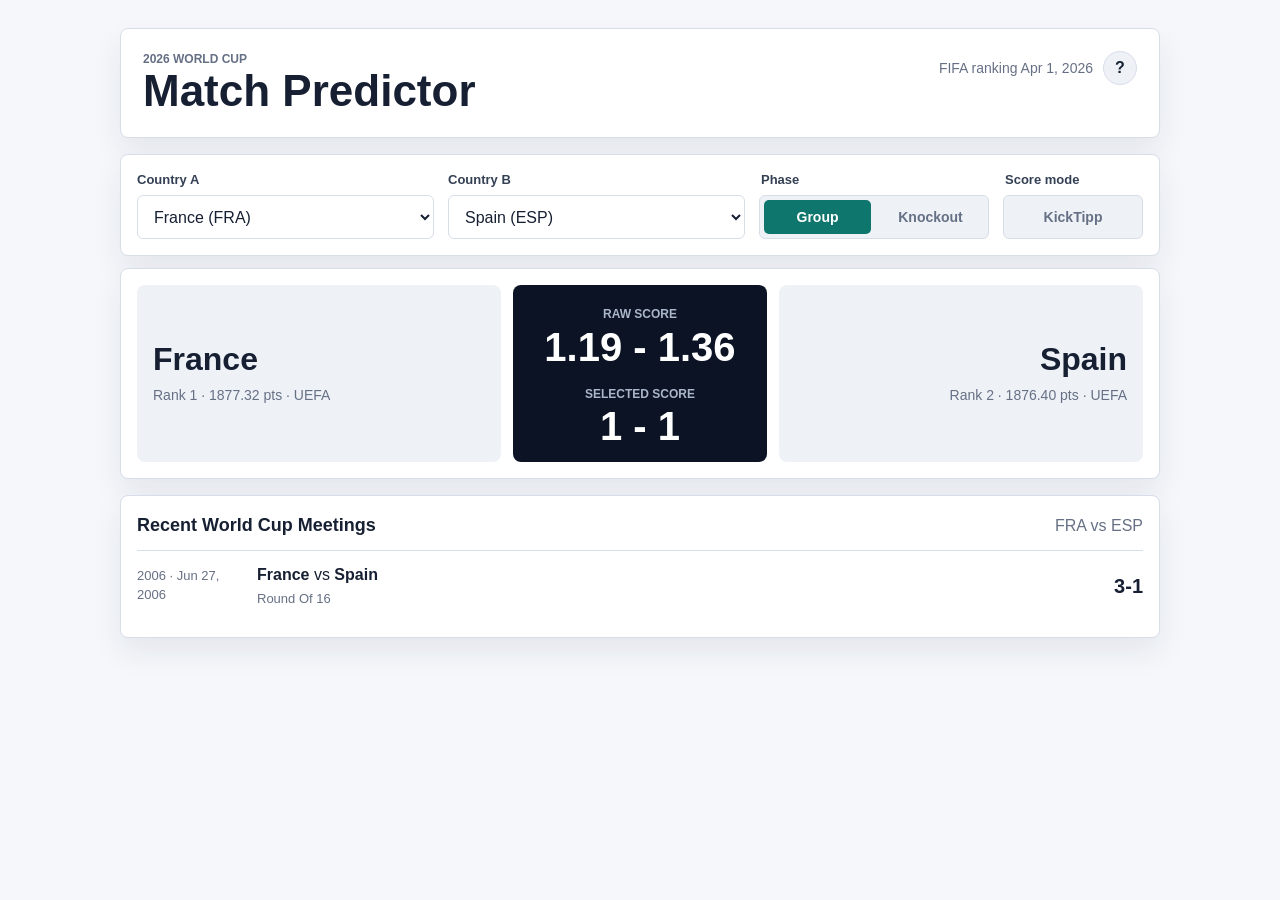
<file: index.html>
<!doctype html>
<html lang="en">
  <head>
    <meta charset="utf-8">
    <meta http-equiv="refresh" content="0; url=site/">
    <meta name="viewport" content="width=device-width, initial-scale=1">
    <title>World Cup Predictor</title>
  </head>
  <body>
    <p><a href="site/">Open the World Cup Predictor</a></p>
  </body>
</html>
</file>
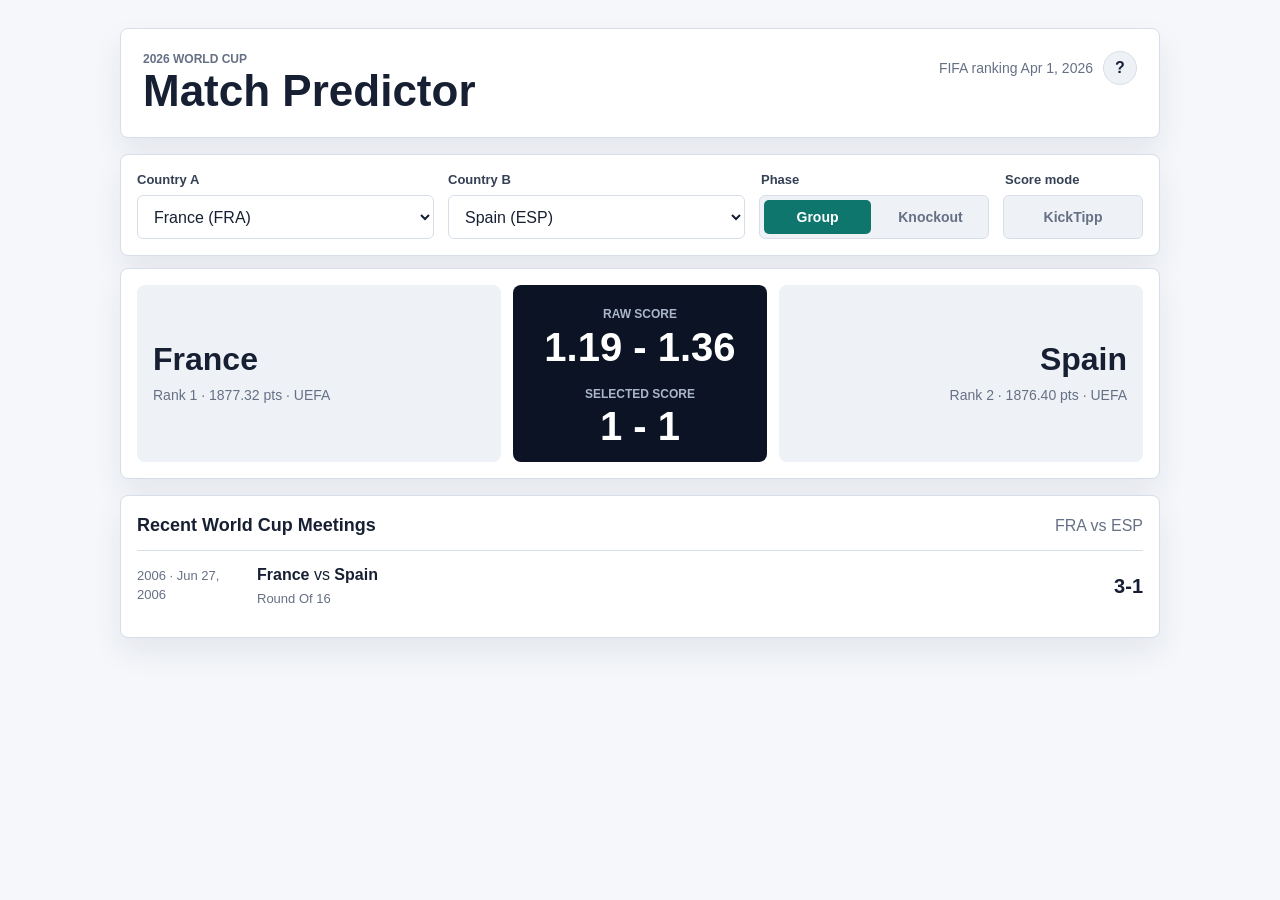
<file: site/index.html>
<!doctype html>
<html lang="en">
  <head>
    <meta charset="utf-8">
    <meta name="viewport" content="width=device-width, initial-scale=1">
    <title>World Cup Predictor</title>
    <link rel="stylesheet" href="styles.css">
  </head>
  <body>
    <main class="app-shell">
      <header class="topbar">
        <div>
          <p class="eyebrow">2026 World Cup</p>
          <h1>Match Predictor</h1>
        </div>
        <div class="topbar-meta">
          <p id="ranking-date" class="ranking-date"></p>
          <button id="method-button" class="method-button" type="button" aria-label="Show model information">?</button>
        </div>
      </header>

      <section class="controls" aria-label="Prediction controls">
        <label>
          <span>Country A</span>
          <select id="country-a"></select>
        </label>
        <label>
          <span>Country B</span>
          <select id="country-b"></select>
        </label>
        <fieldset>
          <legend>Phase</legend>
          <div class="phase-toggle">
            <label>
              <input type="radio" name="phase" value="group" checked>
              <span>Group</span>
            </label>
            <label>
              <input type="radio" name="phase" value="knockout">
              <span>Knockout</span>
            </label>
          </div>
        </fieldset>
        <fieldset>
          <legend>Score mode</legend>
          <label class="kicktipp-toggle">
            <input type="checkbox" id="kicktipp-mode">
            <span>KickTipp</span>
          </label>
        </fieldset>
      </section>

      <p id="same-team-warning" class="warning" hidden>Choose two different countries.</p>

      <section class="scoreboard" aria-label="Prediction">
        <div class="team-block">
          <p id="team-a-name" class="team-name"></p>
          <p id="team-a-meta" class="team-meta"></p>
        </div>
        <div class="prediction-block">
          <div>
            <span class="metric-label">Raw score</span>
            <strong id="raw-score"></strong>
          </div>
          <div>
            <span class="metric-label">Selected score</span>
            <strong id="selected-score"></strong>
          </div>
        </div>
        <div class="team-block align-right">
          <p id="team-b-name" class="team-name"></p>
          <p id="team-b-meta" class="team-meta"></p>
        </div>
      </section>

      <section class="history" aria-label="Recent head-to-head results">
        <div class="section-heading">
          <h2>Recent World Cup Meetings</h2>
          <p id="history-pair"></p>
        </div>
        <ol id="history-list" class="history-list"></ol>
      </section>
    </main>

    <div id="method-modal" class="modal-backdrop" hidden>
      <section class="method-modal" role="dialog" aria-modal="true" aria-labelledby="method-title">
        <div class="method-header">
          <h2 id="method-title">Prediction Approach</h2>
          <button id="method-close" class="method-close" type="button" aria-label="Close model information">×</button>
        </div>
        <dl class="method-list">
          <div>
            <dt>Model</dt>
            <dd id="method-model"></dd>
          </div>
          <div>
            <dt>Alpha</dt>
            <dd id="method-alpha"></dd>
          </div>
          <div>
            <dt>Training data</dt>
            <dd id="method-training"></dd>
          </div>
          <div>
            <dt>Raw score</dt>
            <dd>Two phase-split Poisson goal models predict 90-minute expected goals for Country A and Country B.</dd>
          </div>
          <div>
            <dt>Selected score</dt>
            <dd id="method-selection"></dd>
          </div>
        </dl>
      </section>
    </div>

    <script src="app.js"></script>
  </body>
</html>
</file>
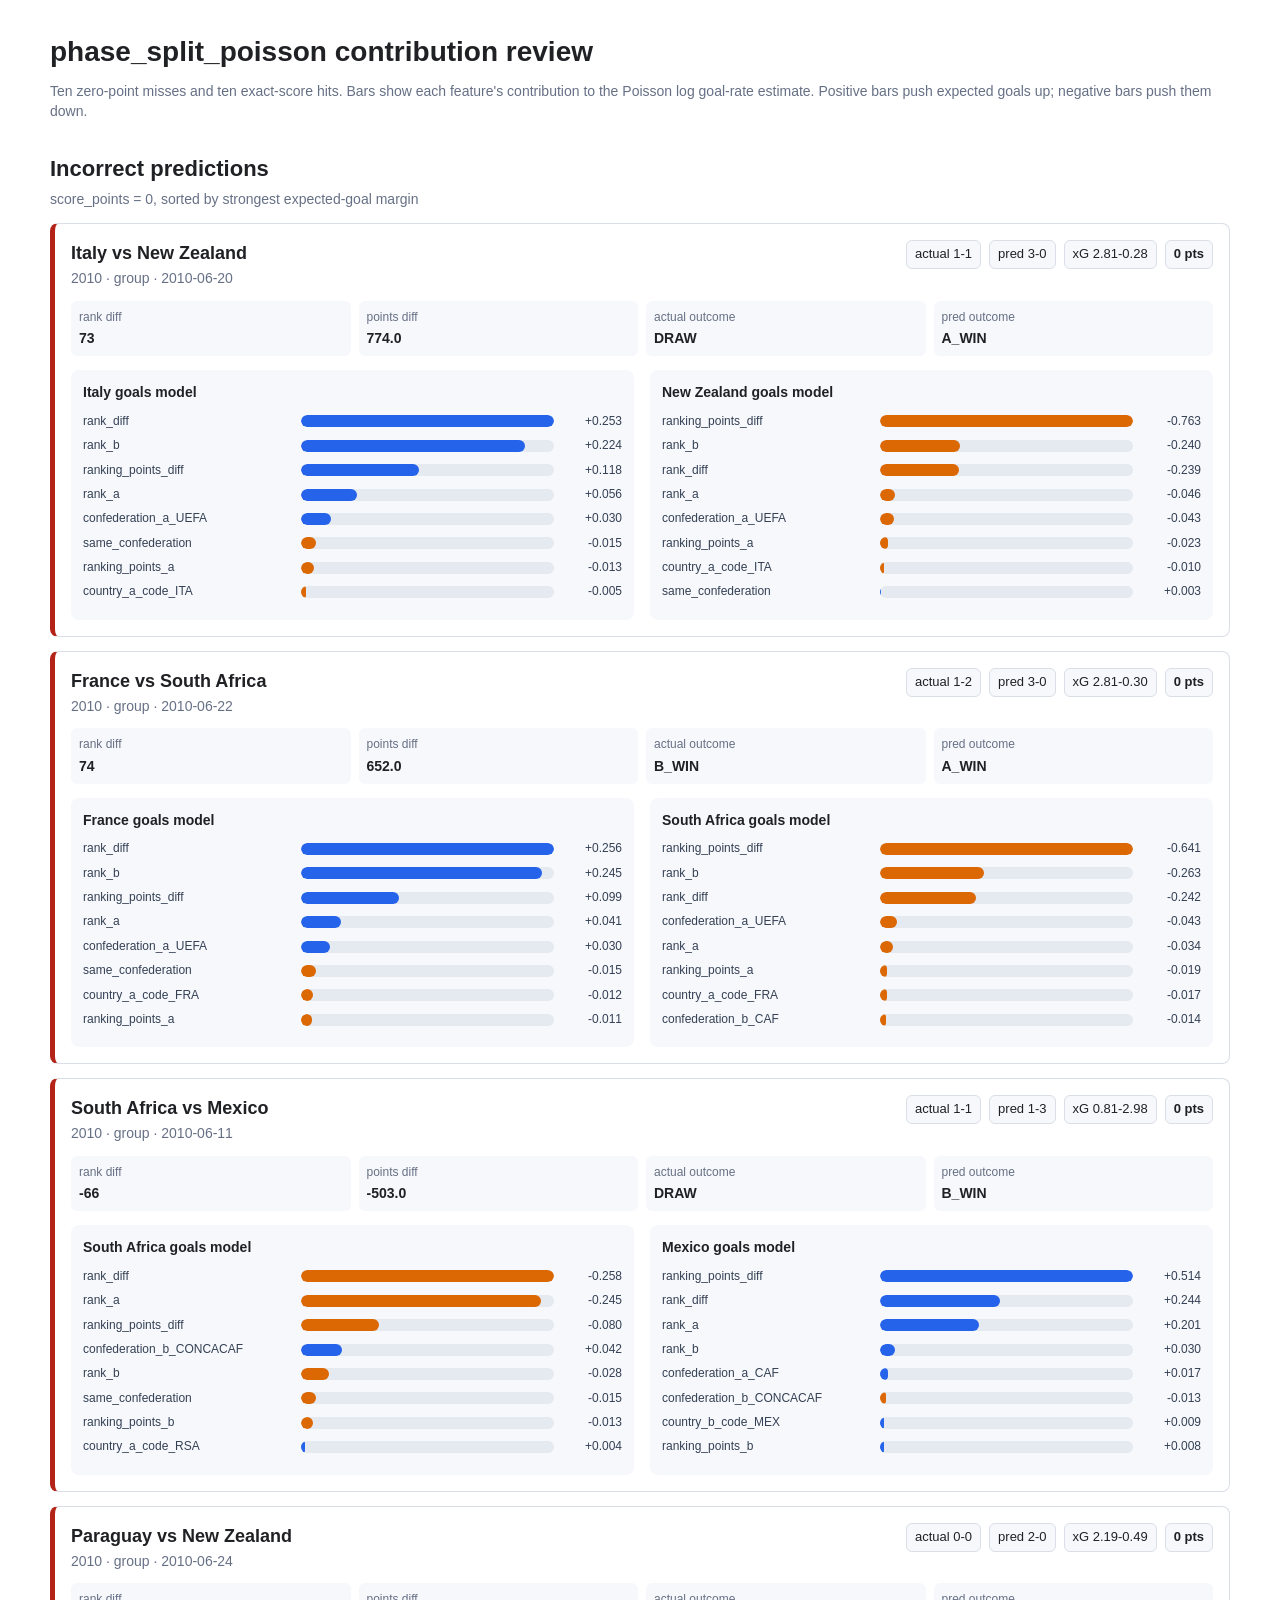
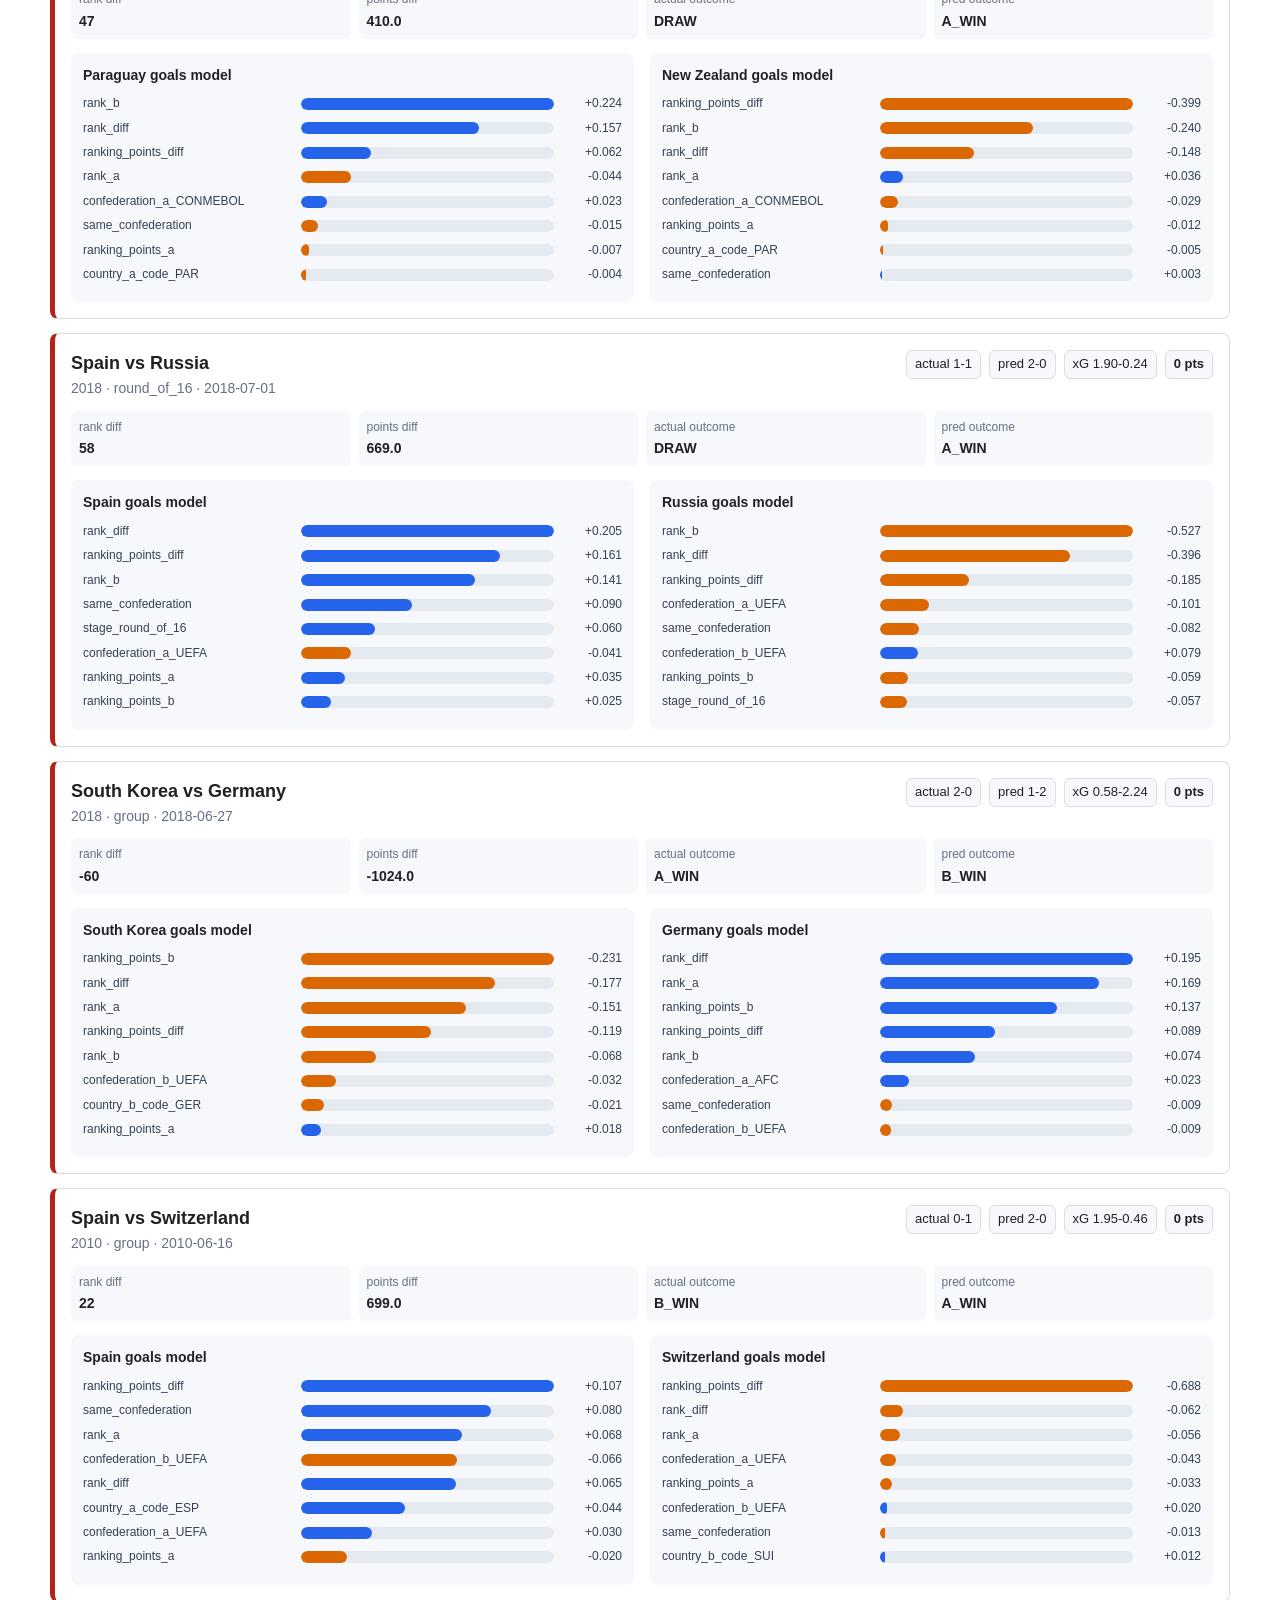
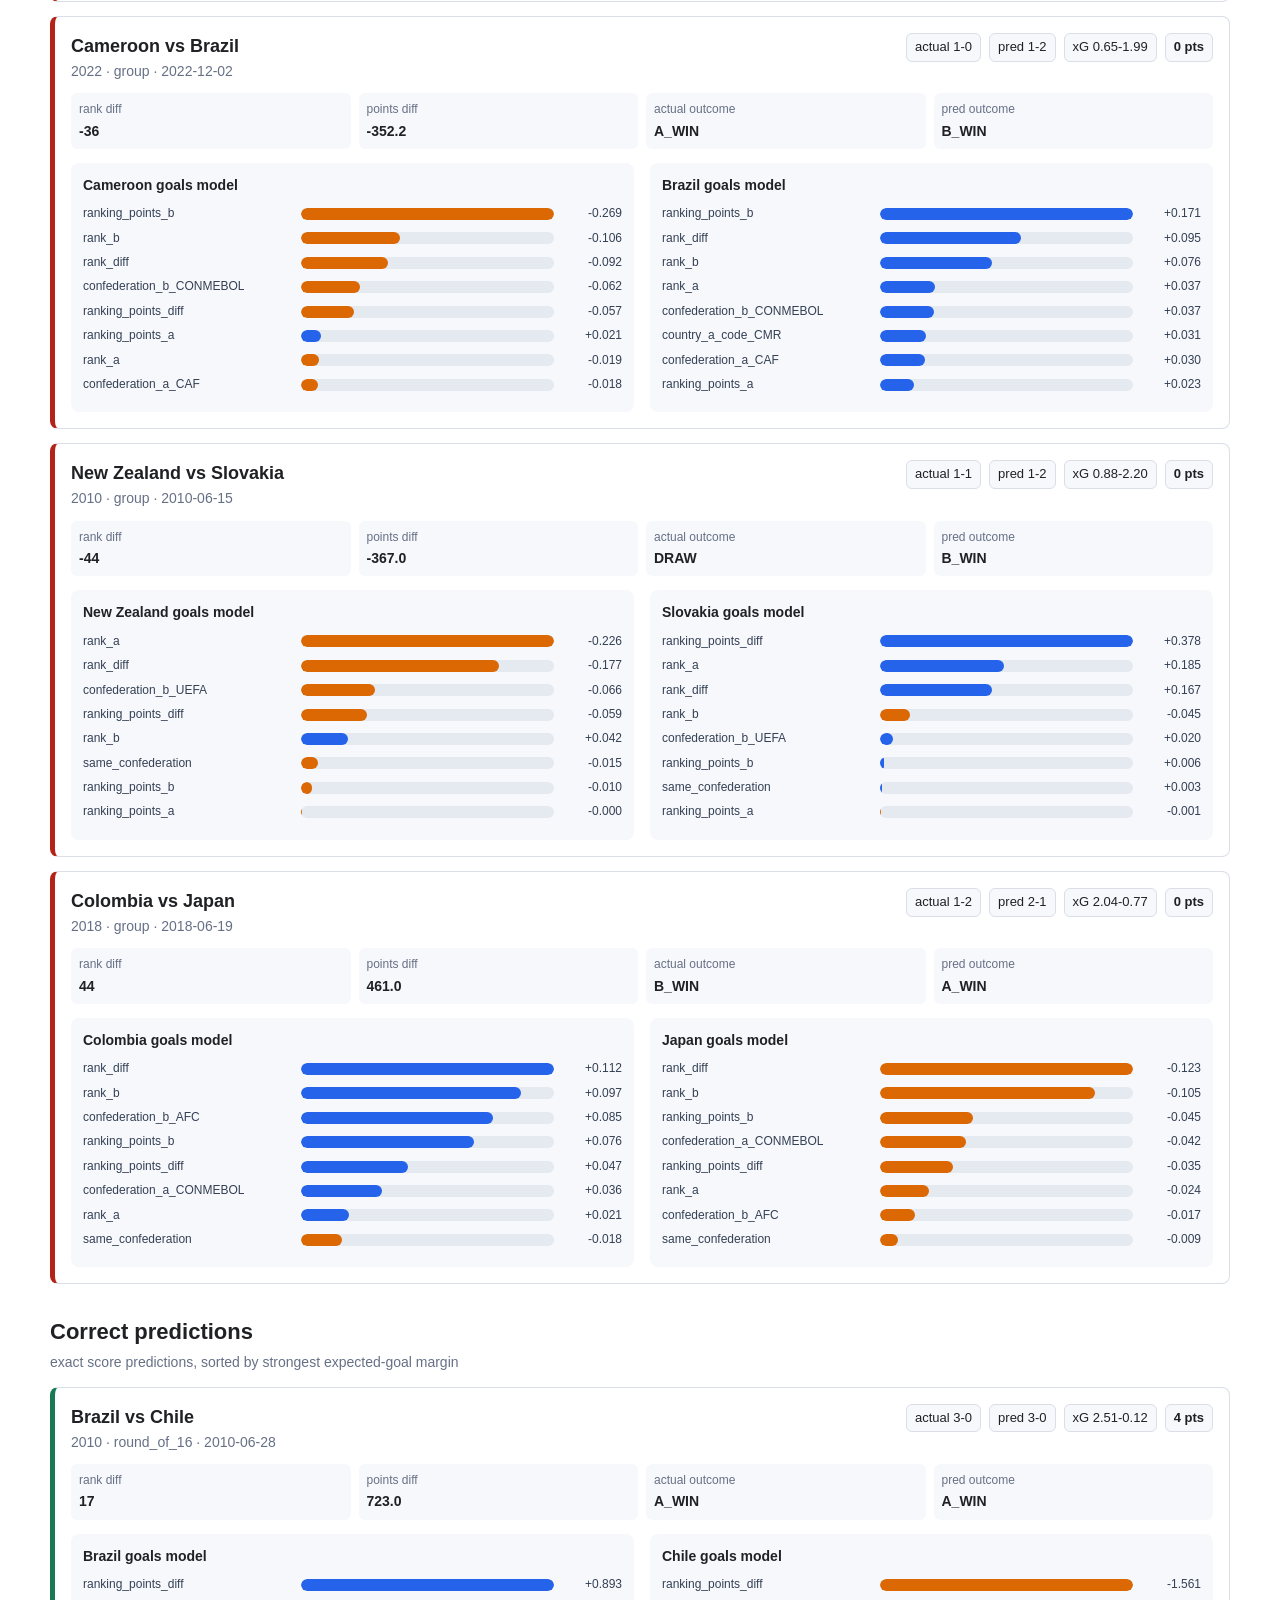
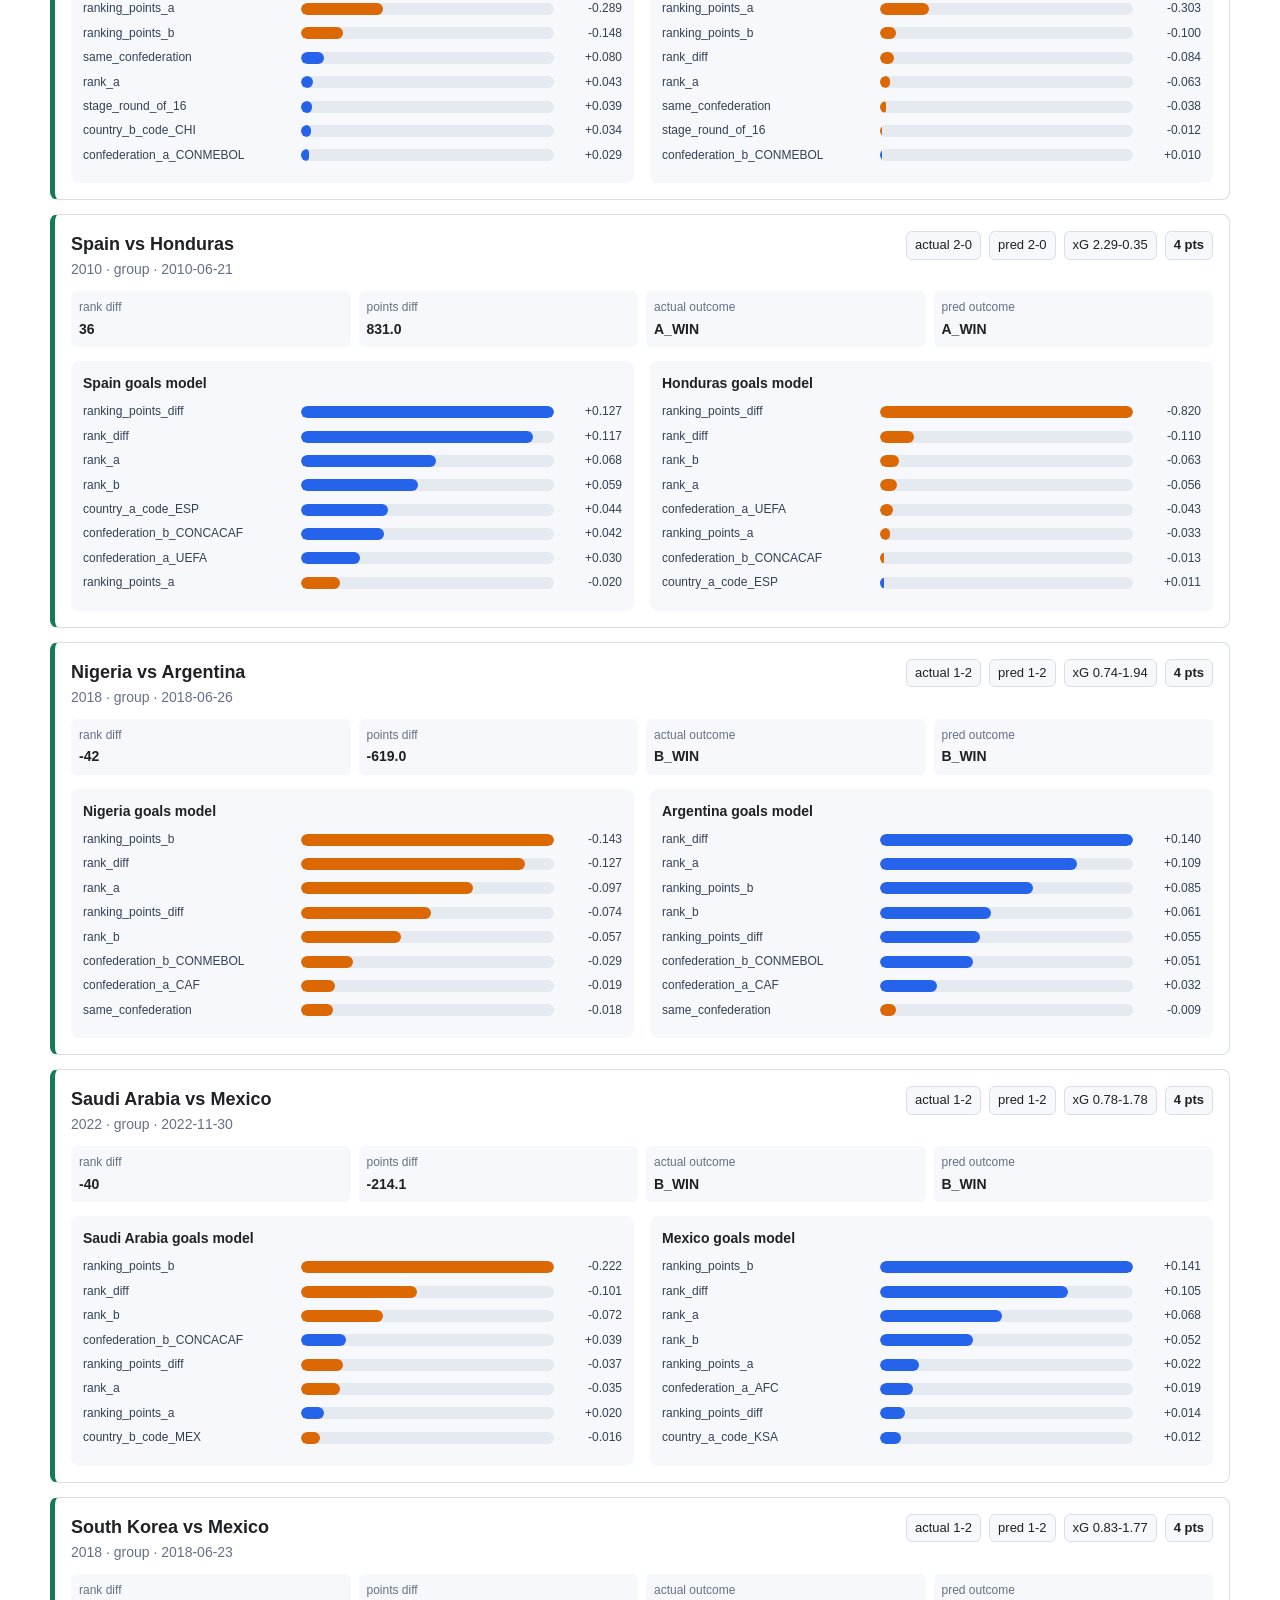
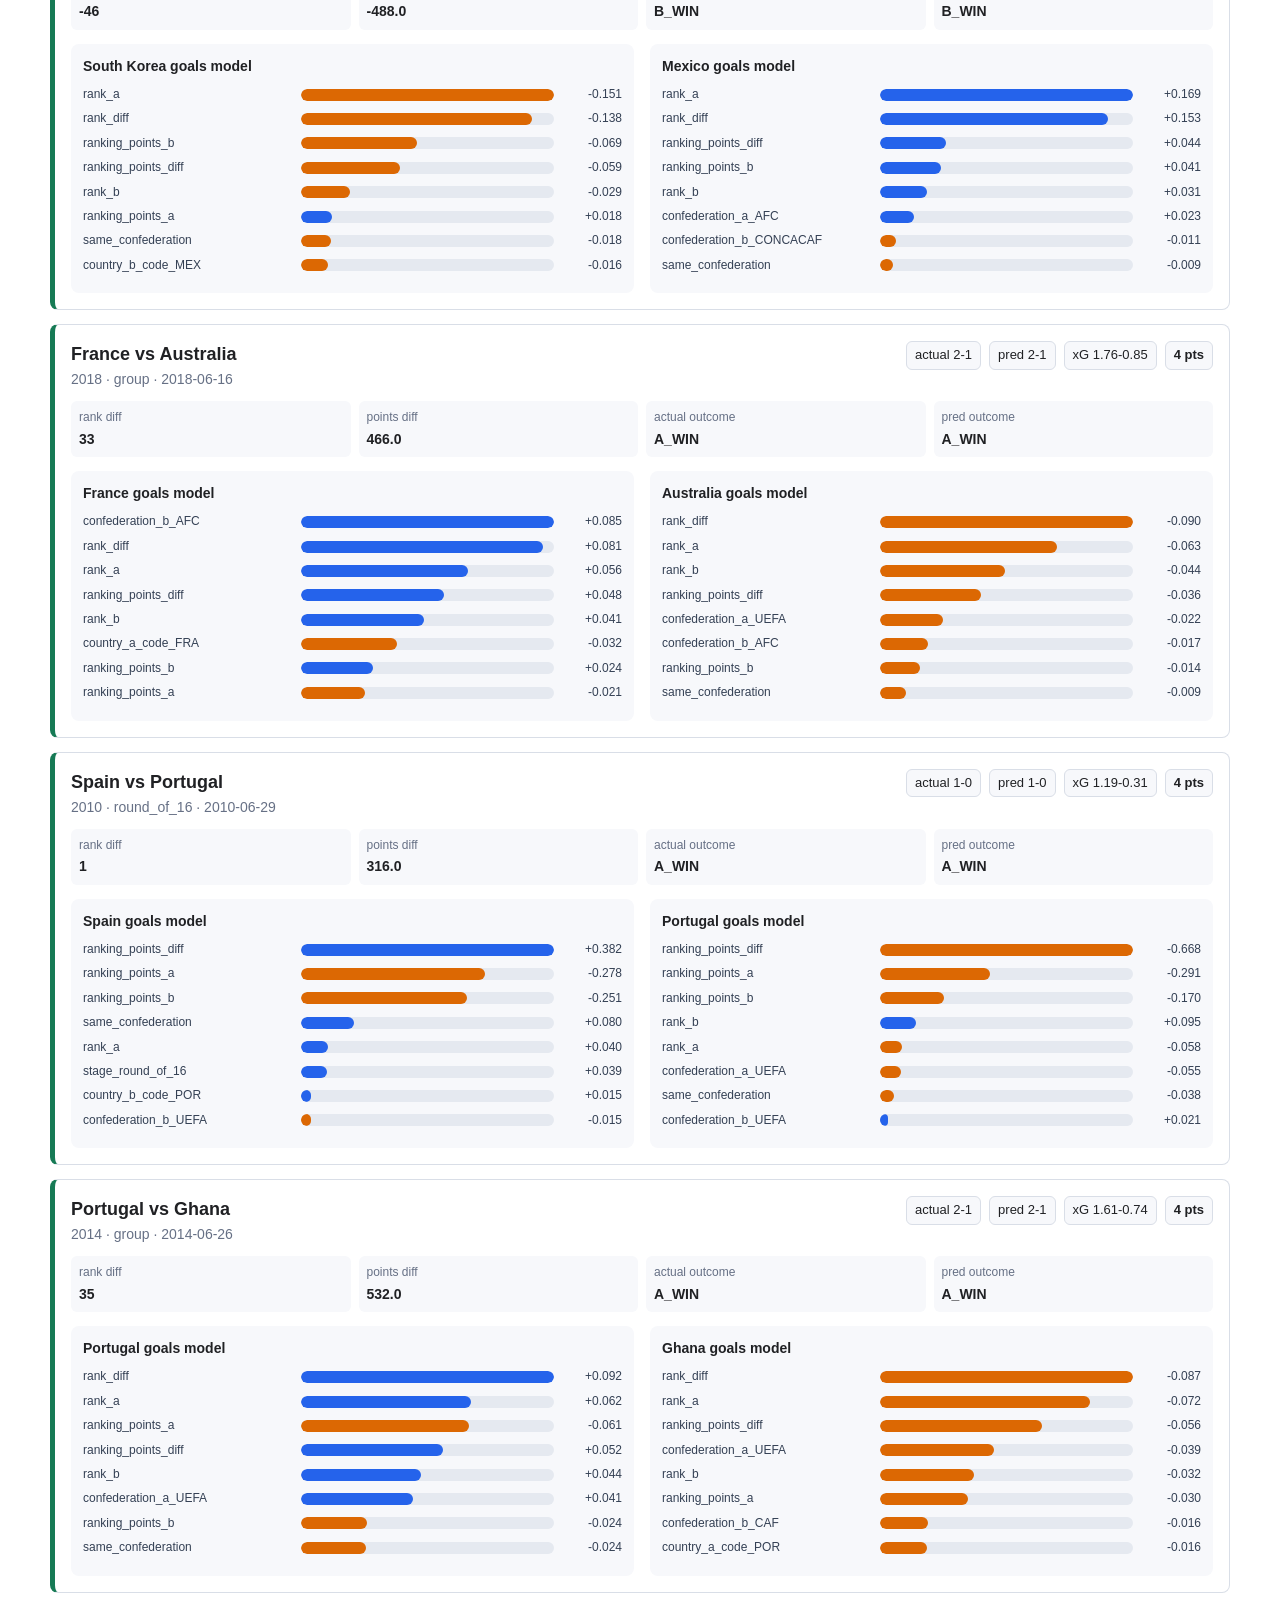
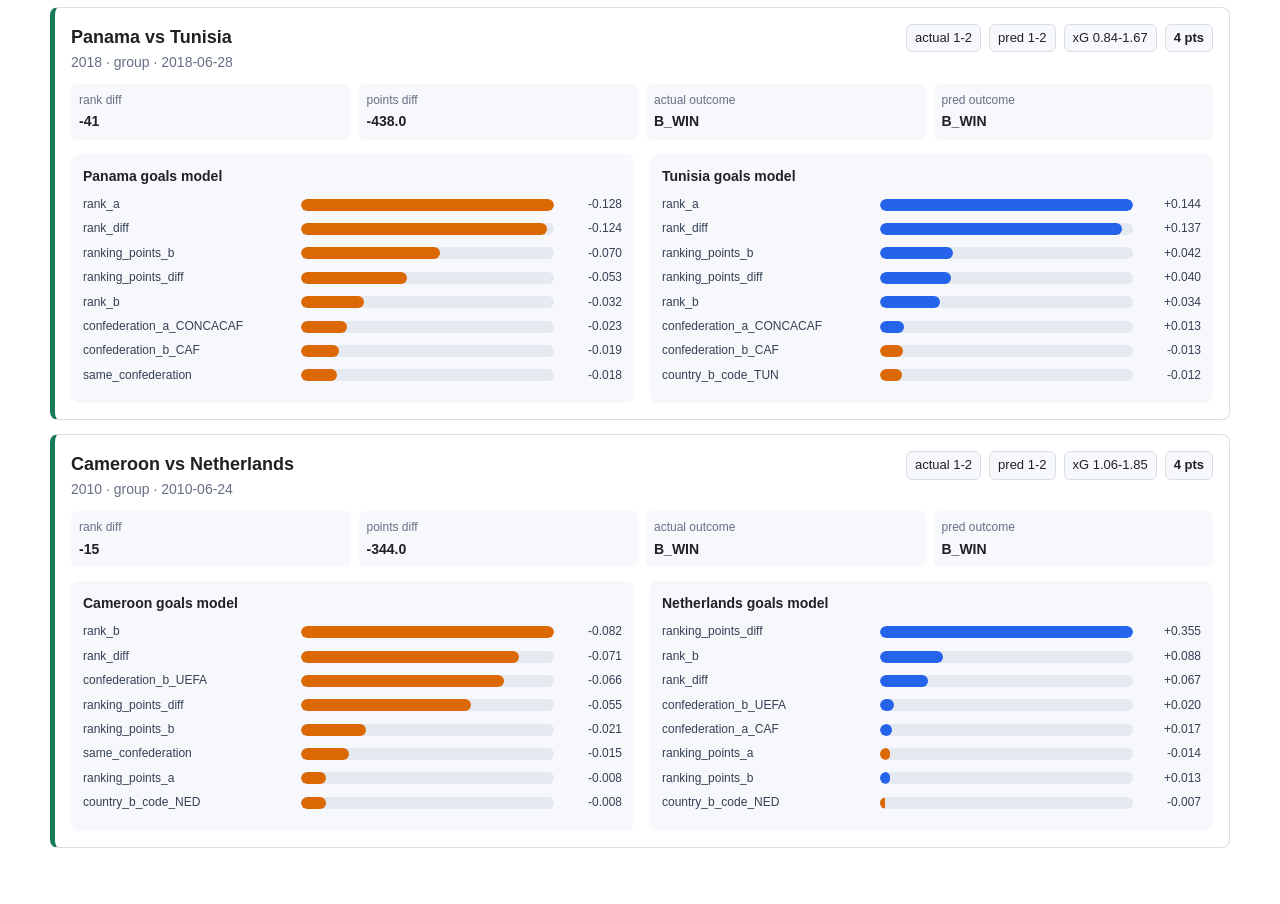
<file: test_results/phase_split_poisson_contribution_review.html>
<!doctype html>
<html lang="en">
<head>
<meta charset="utf-8">
<meta name="viewport" content="width=device-width, initial-scale=1">
<title>phase_split_poisson Contribution Review</title>
<style>
    :root {
      color-scheme: light;
      --ink: #202124;
      --muted: #667085;
      --line: #d9dee7;
      --panel: #f7f8fb;
      --hit: #167a55;
      --miss: #b42318;
      --pos: #2563eb;
      --neg: #dc6803;
    }
    body {
      margin: 0;
      font: 14px/1.45 -apple-system, BlinkMacSystemFont, "Segoe UI", sans-serif;
      color: var(--ink);
      background: #fff;
    }
    main {
      width: min(1180px, calc(100vw - 48px));
      margin: 32px auto 56px;
    }
    h1, h2, h3, h4, p { margin: 0; }
    h1 { font-size: 28px; margin-bottom: 8px; }
    h2 { font-size: 22px; margin: 32px 0 4px; }
    h3 { font-size: 18px; }
    h4 { font-size: 14px; margin-bottom: 10px; }
    .lede, .section-note { color: var(--muted); }
    .card {
      border: 1px solid var(--line);
      border-left: 5px solid var(--line);
      border-radius: 8px;
      padding: 16px;
      margin: 14px 0;
      background: #fff;
    }
    .card.hit { border-left-color: var(--hit); }
    .card.miss { border-left-color: var(--miss); }
    header {
      display: flex;
      align-items: flex-start;
      justify-content: space-between;
      gap: 16px;
      margin-bottom: 12px;
    }
    header p { color: var(--muted); margin-top: 2px; }
    .score {
      display: grid;
      grid-template-columns: repeat(4, max-content);
      gap: 8px;
      align-items: center;
      white-space: nowrap;
    }
    .score span, .score strong {
      border: 1px solid var(--line);
      border-radius: 6px;
      padding: 4px 8px;
      background: var(--panel);
      font-size: 13px;
    }
    .facts {
      display: grid;
      grid-template-columns: repeat(4, minmax(0, 1fr));
      gap: 8px;
      margin: 0 0 14px;
    }
    .facts div {
      background: var(--panel);
      border-radius: 6px;
      padding: 8px;
    }
    dt { color: var(--muted); font-size: 12px; }
    dd { margin: 2px 0 0; font-weight: 650; }
    .bars-grid {
      display: grid;
      grid-template-columns: repeat(2, minmax(0, 1fr));
      gap: 16px;
    }
    .panel {
      background: var(--panel);
      border-radius: 8px;
      padding: 12px;
    }
    .bar-row {
      display: grid;
      grid-template-columns: minmax(130px, 210px) 1fr 60px;
      gap: 8px;
      align-items: center;
      margin: 7px 0;
    }
    .feature {
      overflow: hidden;
      text-overflow: ellipsis;
      white-space: nowrap;
      color: #344054;
      font-size: 12px;
    }
    .track {
      height: 12px;
      border-radius: 999px;
      background: #e5e9f0;
      overflow: hidden;
    }
    .bar {
      display: block;
      height: 100%;
      border-radius: 999px;
    }
    .positive .bar { background: var(--pos); }
    .negative .bar { background: var(--neg); }
    .value {
      font-variant-numeric: tabular-nums;
      text-align: right;
      color: #344054;
      font-size: 12px;
    }
    @media (max-width: 820px) {
      main { width: min(100vw - 24px, 1180px); }
      header, .bars-grid { grid-template-columns: 1fr; display: grid; }
      .score, .facts { grid-template-columns: repeat(2, minmax(0, 1fr)); }
      .bar-row { grid-template-columns: minmax(90px, 150px) 1fr 54px; }
    }
    </style>
</head>
<body>
<main>
<h1>phase_split_poisson contribution review</h1>
<p class="lede">Ten zero-point misses and ten exact-score hits. Bars show each feature's contribution to the Poisson log goal-rate estimate. Positive bars push expected goals up; negative bars push them down.</p>
<section><h2>Incorrect predictions</h2><p class="section-note">score_points = 0, sorted by strongest expected-goal margin</p>
<article class="card miss">
<header>
<div><h3>Italy vs New Zealand</h3><p>2010 · group · 2010-06-20</p></div>
<div class="score"><span>actual 1-1</span><span>pred 3-0</span><span>xG 2.81-0.28</span><strong>0 pts</strong></div>
</header>
<dl class="facts">
<div><dt>rank diff</dt><dd>73</dd></div>
<div><dt>points diff</dt><dd>774.0</dd></div>
<div><dt>actual outcome</dt><dd>DRAW</dd></div>
<div><dt>pred outcome</dt><dd>A_WIN</dd></div>
</dl>
<div class="bars-grid">
<div class="panel"><h4>Italy goals model</h4>
<div class="bar-row positive">
<span class="feature" title="rank_diff">rank_diff</span>
<span class="track">
<span class="bar" style="width:100.0%"></span>
</span>
<span class="value">+0.253</span>
</div>
<div class="bar-row positive">
<span class="feature" title="rank_b">rank_b</span>
<span class="track">
<span class="bar" style="width:88.6%"></span>
</span>
<span class="value">+0.224</span>
</div>
<div class="bar-row positive">
<span class="feature" title="ranking_points_diff">ranking_points_diff</span>
<span class="track">
<span class="bar" style="width:46.8%"></span>
</span>
<span class="value">+0.118</span>
</div>
<div class="bar-row positive">
<span class="feature" title="rank_a">rank_a</span>
<span class="track">
<span class="bar" style="width:22.3%"></span>
</span>
<span class="value">+0.056</span>
</div>
<div class="bar-row positive">
<span class="feature" title="confederation_a_UEFA">confederation_a_UEFA</span>
<span class="track">
<span class="bar" style="width:11.8%"></span>
</span>
<span class="value">+0.030</span>
</div>
<div class="bar-row negative">
<span class="feature" title="same_confederation">same_confederation</span>
<span class="track">
<span class="bar" style="width:6.1%"></span>
</span>
<span class="value">-0.015</span>
</div>
<div class="bar-row negative">
<span class="feature" title="ranking_points_a">ranking_points_a</span>
<span class="track">
<span class="bar" style="width:5.2%"></span>
</span>
<span class="value">-0.013</span>
</div>
<div class="bar-row negative">
<span class="feature" title="country_a_code_ITA">country_a_code_ITA</span>
<span class="track">
<span class="bar" style="width:2.1%"></span>
</span>
<span class="value">-0.005</span>
</div>
</div>
<div class="panel"><h4>New Zealand goals model</h4>
<div class="bar-row negative">
<span class="feature" title="ranking_points_diff">ranking_points_diff</span>
<span class="track">
<span class="bar" style="width:100.0%"></span>
</span>
<span class="value">-0.763</span>
</div>
<div class="bar-row negative">
<span class="feature" title="rank_b">rank_b</span>
<span class="track">
<span class="bar" style="width:31.5%"></span>
</span>
<span class="value">-0.240</span>
</div>
<div class="bar-row negative">
<span class="feature" title="rank_diff">rank_diff</span>
<span class="track">
<span class="bar" style="width:31.3%"></span>
</span>
<span class="value">-0.239</span>
</div>
<div class="bar-row negative">
<span class="feature" title="rank_a">rank_a</span>
<span class="track">
<span class="bar" style="width:6.1%"></span>
</span>
<span class="value">-0.046</span>
</div>
<div class="bar-row negative">
<span class="feature" title="confederation_a_UEFA">confederation_a_UEFA</span>
<span class="track">
<span class="bar" style="width:5.7%"></span>
</span>
<span class="value">-0.043</span>
</div>
<div class="bar-row negative">
<span class="feature" title="ranking_points_a">ranking_points_a</span>
<span class="track">
<span class="bar" style="width:3.0%"></span>
</span>
<span class="value">-0.023</span>
</div>
<div class="bar-row negative">
<span class="feature" title="country_a_code_ITA">country_a_code_ITA</span>
<span class="track">
<span class="bar" style="width:1.4%"></span>
</span>
<span class="value">-0.010</span>
</div>
<div class="bar-row positive">
<span class="feature" title="same_confederation">same_confederation</span>
<span class="track">
<span class="bar" style="width:0.3%"></span>
</span>
<span class="value">+0.003</span>
</div>
</div>
</div>
</article>
<article class="card miss">
<header>
<div><h3>France vs South Africa</h3><p>2010 · group · 2010-06-22</p></div>
<div class="score"><span>actual 1-2</span><span>pred 3-0</span><span>xG 2.81-0.30</span><strong>0 pts</strong></div>
</header>
<dl class="facts">
<div><dt>rank diff</dt><dd>74</dd></div>
<div><dt>points diff</dt><dd>652.0</dd></div>
<div><dt>actual outcome</dt><dd>B_WIN</dd></div>
<div><dt>pred outcome</dt><dd>A_WIN</dd></div>
</dl>
<div class="bars-grid">
<div class="panel"><h4>France goals model</h4>
<div class="bar-row positive">
<span class="feature" title="rank_diff">rank_diff</span>
<span class="track">
<span class="bar" style="width:100.0%"></span>
</span>
<span class="value">+0.256</span>
</div>
<div class="bar-row positive">
<span class="feature" title="rank_b">rank_b</span>
<span class="track">
<span class="bar" style="width:95.4%"></span>
</span>
<span class="value">+0.245</span>
</div>
<div class="bar-row positive">
<span class="feature" title="ranking_points_diff">ranking_points_diff</span>
<span class="track">
<span class="bar" style="width:38.8%"></span>
</span>
<span class="value">+0.099</span>
</div>
<div class="bar-row positive">
<span class="feature" title="rank_a">rank_a</span>
<span class="track">
<span class="bar" style="width:16.0%"></span>
</span>
<span class="value">+0.041</span>
</div>
<div class="bar-row positive">
<span class="feature" title="confederation_a_UEFA">confederation_a_UEFA</span>
<span class="track">
<span class="bar" style="width:11.6%"></span>
</span>
<span class="value">+0.030</span>
</div>
<div class="bar-row negative">
<span class="feature" title="same_confederation">same_confederation</span>
<span class="track">
<span class="bar" style="width:6.0%"></span>
</span>
<span class="value">-0.015</span>
</div>
<div class="bar-row negative">
<span class="feature" title="country_a_code_FRA">country_a_code_FRA</span>
<span class="track">
<span class="bar" style="width:4.6%"></span>
</span>
<span class="value">-0.012</span>
</div>
<div class="bar-row negative">
<span class="feature" title="ranking_points_a">ranking_points_a</span>
<span class="track">
<span class="bar" style="width:4.2%"></span>
</span>
<span class="value">-0.011</span>
</div>
</div>
<div class="panel"><h4>South Africa goals model</h4>
<div class="bar-row negative">
<span class="feature" title="ranking_points_diff">ranking_points_diff</span>
<span class="track">
<span class="bar" style="width:100.0%"></span>
</span>
<span class="value">-0.641</span>
</div>
<div class="bar-row negative">
<span class="feature" title="rank_b">rank_b</span>
<span class="track">
<span class="bar" style="width:41.0%"></span>
</span>
<span class="value">-0.263</span>
</div>
<div class="bar-row negative">
<span class="feature" title="rank_diff">rank_diff</span>
<span class="track">
<span class="bar" style="width:37.8%"></span>
</span>
<span class="value">-0.242</span>
</div>
<div class="bar-row negative">
<span class="feature" title="confederation_a_UEFA">confederation_a_UEFA</span>
<span class="track">
<span class="bar" style="width:6.7%"></span>
</span>
<span class="value">-0.043</span>
</div>
<div class="bar-row negative">
<span class="feature" title="rank_a">rank_a</span>
<span class="track">
<span class="bar" style="width:5.2%"></span>
</span>
<span class="value">-0.034</span>
</div>
<div class="bar-row negative">
<span class="feature" title="ranking_points_a">ranking_points_a</span>
<span class="track">
<span class="bar" style="width:2.9%"></span>
</span>
<span class="value">-0.019</span>
</div>
<div class="bar-row negative">
<span class="feature" title="country_a_code_FRA">country_a_code_FRA</span>
<span class="track">
<span class="bar" style="width:2.6%"></span>
</span>
<span class="value">-0.017</span>
</div>
<div class="bar-row negative">
<span class="feature" title="confederation_b_CAF">confederation_b_CAF</span>
<span class="track">
<span class="bar" style="width:2.3%"></span>
</span>
<span class="value">-0.014</span>
</div>
</div>
</div>
</article>
<article class="card miss">
<header>
<div><h3>South Africa vs Mexico</h3><p>2010 · group · 2010-06-11</p></div>
<div class="score"><span>actual 1-1</span><span>pred 1-3</span><span>xG 0.81-2.98</span><strong>0 pts</strong></div>
</header>
<dl class="facts">
<div><dt>rank diff</dt><dd>-66</dd></div>
<div><dt>points diff</dt><dd>-503.0</dd></div>
<div><dt>actual outcome</dt><dd>DRAW</dd></div>
<div><dt>pred outcome</dt><dd>B_WIN</dd></div>
</dl>
<div class="bars-grid">
<div class="panel"><h4>South Africa goals model</h4>
<div class="bar-row negative">
<span class="feature" title="rank_diff">rank_diff</span>
<span class="track">
<span class="bar" style="width:100.0%"></span>
</span>
<span class="value">-0.258</span>
</div>
<div class="bar-row negative">
<span class="feature" title="rank_a">rank_a</span>
<span class="track">
<span class="bar" style="width:95.0%"></span>
</span>
<span class="value">-0.245</span>
</div>
<div class="bar-row negative">
<span class="feature" title="ranking_points_diff">ranking_points_diff</span>
<span class="track">
<span class="bar" style="width:30.9%"></span>
</span>
<span class="value">-0.080</span>
</div>
<div class="bar-row positive">
<span class="feature" title="confederation_b_CONCACAF">confederation_b_CONCACAF</span>
<span class="track">
<span class="bar" style="width:16.1%"></span>
</span>
<span class="value">+0.042</span>
</div>
<div class="bar-row negative">
<span class="feature" title="rank_b">rank_b</span>
<span class="track">
<span class="bar" style="width:10.9%"></span>
</span>
<span class="value">-0.028</span>
</div>
<div class="bar-row negative">
<span class="feature" title="same_confederation">same_confederation</span>
<span class="track">
<span class="bar" style="width:6.0%"></span>
</span>
<span class="value">-0.015</span>
</div>
<div class="bar-row negative">
<span class="feature" title="ranking_points_b">ranking_points_b</span>
<span class="track">
<span class="bar" style="width:4.9%"></span>
</span>
<span class="value">-0.013</span>
</div>
<div class="bar-row positive">
<span class="feature" title="country_a_code_RSA">country_a_code_RSA</span>
<span class="track">
<span class="bar" style="width:1.5%"></span>
</span>
<span class="value">+0.004</span>
</div>
</div>
<div class="panel"><h4>Mexico goals model</h4>
<div class="bar-row positive">
<span class="feature" title="ranking_points_diff">ranking_points_diff</span>
<span class="track">
<span class="bar" style="width:100.0%"></span>
</span>
<span class="value">+0.514</span>
</div>
<div class="bar-row positive">
<span class="feature" title="rank_diff">rank_diff</span>
<span class="track">
<span class="bar" style="width:47.4%"></span>
</span>
<span class="value">+0.244</span>
</div>
<div class="bar-row positive">
<span class="feature" title="rank_a">rank_a</span>
<span class="track">
<span class="bar" style="width:39.1%"></span>
</span>
<span class="value">+0.201</span>
</div>
<div class="bar-row positive">
<span class="feature" title="rank_b">rank_b</span>
<span class="track">
<span class="bar" style="width:5.9%"></span>
</span>
<span class="value">+0.030</span>
</div>
<div class="bar-row positive">
<span class="feature" title="confederation_a_CAF">confederation_a_CAF</span>
<span class="track">
<span class="bar" style="width:3.3%"></span>
</span>
<span class="value">+0.017</span>
</div>
<div class="bar-row negative">
<span class="feature" title="confederation_b_CONCACAF">confederation_b_CONCACAF</span>
<span class="track">
<span class="bar" style="width:2.5%"></span>
</span>
<span class="value">-0.013</span>
</div>
<div class="bar-row positive">
<span class="feature" title="country_b_code_MEX">country_b_code_MEX</span>
<span class="track">
<span class="bar" style="width:1.7%"></span>
</span>
<span class="value">+0.009</span>
</div>
<div class="bar-row positive">
<span class="feature" title="ranking_points_b">ranking_points_b</span>
<span class="track">
<span class="bar" style="width:1.6%"></span>
</span>
<span class="value">+0.008</span>
</div>
</div>
</div>
</article>
<article class="card miss">
<header>
<div><h3>Paraguay vs New Zealand</h3><p>2010 · group · 2010-06-24</p></div>
<div class="score"><span>actual 0-0</span><span>pred 2-0</span><span>xG 2.19-0.49</span><strong>0 pts</strong></div>
</header>
<dl class="facts">
<div><dt>rank diff</dt><dd>47</dd></div>
<div><dt>points diff</dt><dd>410.0</dd></div>
<div><dt>actual outcome</dt><dd>DRAW</dd></div>
<div><dt>pred outcome</dt><dd>A_WIN</dd></div>
</dl>
<div class="bars-grid">
<div class="panel"><h4>Paraguay goals model</h4>
<div class="bar-row positive">
<span class="feature" title="rank_b">rank_b</span>
<span class="track">
<span class="bar" style="width:100.0%"></span>
</span>
<span class="value">+0.224</span>
</div>
<div class="bar-row positive">
<span class="feature" title="rank_diff">rank_diff</span>
<span class="track">
<span class="bar" style="width:70.2%"></span>
</span>
<span class="value">+0.157</span>
</div>
<div class="bar-row positive">
<span class="feature" title="ranking_points_diff">ranking_points_diff</span>
<span class="track">
<span class="bar" style="width:27.6%"></span>
</span>
<span class="value">+0.062</span>
</div>
<div class="bar-row negative">
<span class="feature" title="rank_a">rank_a</span>
<span class="track">
<span class="bar" style="width:19.7%"></span>
</span>
<span class="value">-0.044</span>
</div>
<div class="bar-row positive">
<span class="feature" title="confederation_a_CONMEBOL">confederation_a_CONMEBOL</span>
<span class="track">
<span class="bar" style="width:10.4%"></span>
</span>
<span class="value">+0.023</span>
</div>
<div class="bar-row negative">
<span class="feature" title="same_confederation">same_confederation</span>
<span class="track">
<span class="bar" style="width:6.9%"></span>
</span>
<span class="value">-0.015</span>
</div>
<div class="bar-row negative">
<span class="feature" title="ranking_points_a">ranking_points_a</span>
<span class="track">
<span class="bar" style="width:3.2%"></span>
</span>
<span class="value">-0.007</span>
</div>
<div class="bar-row negative">
<span class="feature" title="country_a_code_PAR">country_a_code_PAR</span>
<span class="track">
<span class="bar" style="width:1.9%"></span>
</span>
<span class="value">-0.004</span>
</div>
</div>
<div class="panel"><h4>New Zealand goals model</h4>
<div class="bar-row negative">
<span class="feature" title="ranking_points_diff">ranking_points_diff</span>
<span class="track">
<span class="bar" style="width:100.0%"></span>
</span>
<span class="value">-0.399</span>
</div>
<div class="bar-row negative">
<span class="feature" title="rank_b">rank_b</span>
<span class="track">
<span class="bar" style="width:60.3%"></span>
</span>
<span class="value">-0.240</span>
</div>
<div class="bar-row negative">
<span class="feature" title="rank_diff">rank_diff</span>
<span class="track">
<span class="bar" style="width:37.2%"></span>
</span>
<span class="value">-0.148</span>
</div>
<div class="bar-row positive">
<span class="feature" title="rank_a">rank_a</span>
<span class="track">
<span class="bar" style="width:9.1%"></span>
</span>
<span class="value">+0.036</span>
</div>
<div class="bar-row negative">
<span class="feature" title="confederation_a_CONMEBOL">confederation_a_CONMEBOL</span>
<span class="track">
<span class="bar" style="width:7.2%"></span>
</span>
<span class="value">-0.029</span>
</div>
<div class="bar-row negative">
<span class="feature" title="ranking_points_a">ranking_points_a</span>
<span class="track">
<span class="bar" style="width:3.1%"></span>
</span>
<span class="value">-0.012</span>
</div>
<div class="bar-row negative">
<span class="feature" title="country_a_code_PAR">country_a_code_PAR</span>
<span class="track">
<span class="bar" style="width:1.2%"></span>
</span>
<span class="value">-0.005</span>
</div>
<div class="bar-row positive">
<span class="feature" title="same_confederation">same_confederation</span>
<span class="track">
<span class="bar" style="width:0.6%"></span>
</span>
<span class="value">+0.003</span>
</div>
</div>
</div>
</article>
<article class="card miss">
<header>
<div><h3>Spain vs Russia</h3><p>2018 · round_of_16 · 2018-07-01</p></div>
<div class="score"><span>actual 1-1</span><span>pred 2-0</span><span>xG 1.90-0.24</span><strong>0 pts</strong></div>
</header>
<dl class="facts">
<div><dt>rank diff</dt><dd>58</dd></div>
<div><dt>points diff</dt><dd>669.0</dd></div>
<div><dt>actual outcome</dt><dd>DRAW</dd></div>
<div><dt>pred outcome</dt><dd>A_WIN</dd></div>
</dl>
<div class="bars-grid">
<div class="panel"><h4>Spain goals model</h4>
<div class="bar-row positive">
<span class="feature" title="rank_diff">rank_diff</span>
<span class="track">
<span class="bar" style="width:100.0%"></span>
</span>
<span class="value">+0.205</span>
</div>
<div class="bar-row positive">
<span class="feature" title="ranking_points_diff">ranking_points_diff</span>
<span class="track">
<span class="bar" style="width:78.7%"></span>
</span>
<span class="value">+0.161</span>
</div>
<div class="bar-row positive">
<span class="feature" title="rank_b">rank_b</span>
<span class="track">
<span class="bar" style="width:68.6%"></span>
</span>
<span class="value">+0.141</span>
</div>
<div class="bar-row positive">
<span class="feature" title="same_confederation">same_confederation</span>
<span class="track">
<span class="bar" style="width:44.0%"></span>
</span>
<span class="value">+0.090</span>
</div>
<div class="bar-row positive">
<span class="feature" title="stage_round_of_16">stage_round_of_16</span>
<span class="track">
<span class="bar" style="width:29.3%"></span>
</span>
<span class="value">+0.060</span>
</div>
<div class="bar-row negative">
<span class="feature" title="confederation_a_UEFA">confederation_a_UEFA</span>
<span class="track">
<span class="bar" style="width:19.8%"></span>
</span>
<span class="value">-0.041</span>
</div>
<div class="bar-row positive">
<span class="feature" title="ranking_points_a">ranking_points_a</span>
<span class="track">
<span class="bar" style="width:17.2%"></span>
</span>
<span class="value">+0.035</span>
</div>
<div class="bar-row positive">
<span class="feature" title="ranking_points_b">ranking_points_b</span>
<span class="track">
<span class="bar" style="width:12.0%"></span>
</span>
<span class="value">+0.025</span>
</div>
</div>
<div class="panel"><h4>Russia goals model</h4>
<div class="bar-row negative">
<span class="feature" title="rank_b">rank_b</span>
<span class="track">
<span class="bar" style="width:100.0%"></span>
</span>
<span class="value">-0.527</span>
</div>
<div class="bar-row negative">
<span class="feature" title="rank_diff">rank_diff</span>
<span class="track">
<span class="bar" style="width:75.1%"></span>
</span>
<span class="value">-0.396</span>
</div>
<div class="bar-row negative">
<span class="feature" title="ranking_points_diff">ranking_points_diff</span>
<span class="track">
<span class="bar" style="width:35.1%"></span>
</span>
<span class="value">-0.185</span>
</div>
<div class="bar-row negative">
<span class="feature" title="confederation_a_UEFA">confederation_a_UEFA</span>
<span class="track">
<span class="bar" style="width:19.2%"></span>
</span>
<span class="value">-0.101</span>
</div>
<div class="bar-row negative">
<span class="feature" title="same_confederation">same_confederation</span>
<span class="track">
<span class="bar" style="width:15.6%"></span>
</span>
<span class="value">-0.082</span>
</div>
<div class="bar-row positive">
<span class="feature" title="confederation_b_UEFA">confederation_b_UEFA</span>
<span class="track">
<span class="bar" style="width:15.1%"></span>
</span>
<span class="value">+0.079</span>
</div>
<div class="bar-row negative">
<span class="feature" title="ranking_points_b">ranking_points_b</span>
<span class="track">
<span class="bar" style="width:11.2%"></span>
</span>
<span class="value">-0.059</span>
</div>
<div class="bar-row negative">
<span class="feature" title="stage_round_of_16">stage_round_of_16</span>
<span class="track">
<span class="bar" style="width:10.7%"></span>
</span>
<span class="value">-0.057</span>
</div>
</div>
</div>
</article>
<article class="card miss">
<header>
<div><h3>South Korea vs Germany</h3><p>2018 · group · 2018-06-27</p></div>
<div class="score"><span>actual 2-0</span><span>pred 1-2</span><span>xG 0.58-2.24</span><strong>0 pts</strong></div>
</header>
<dl class="facts">
<div><dt>rank diff</dt><dd>-60</dd></div>
<div><dt>points diff</dt><dd>-1024.0</dd></div>
<div><dt>actual outcome</dt><dd>A_WIN</dd></div>
<div><dt>pred outcome</dt><dd>B_WIN</dd></div>
</dl>
<div class="bars-grid">
<div class="panel"><h4>South Korea goals model</h4>
<div class="bar-row negative">
<span class="feature" title="ranking_points_b">ranking_points_b</span>
<span class="track">
<span class="bar" style="width:100.0%"></span>
</span>
<span class="value">-0.231</span>
</div>
<div class="bar-row negative">
<span class="feature" title="rank_diff">rank_diff</span>
<span class="track">
<span class="bar" style="width:76.6%"></span>
</span>
<span class="value">-0.177</span>
</div>
<div class="bar-row negative">
<span class="feature" title="rank_a">rank_a</span>
<span class="track">
<span class="bar" style="width:65.3%"></span>
</span>
<span class="value">-0.151</span>
</div>
<div class="bar-row negative">
<span class="feature" title="ranking_points_diff">ranking_points_diff</span>
<span class="track">
<span class="bar" style="width:51.5%"></span>
</span>
<span class="value">-0.119</span>
</div>
<div class="bar-row negative">
<span class="feature" title="rank_b">rank_b</span>
<span class="track">
<span class="bar" style="width:29.5%"></span>
</span>
<span class="value">-0.068</span>
</div>
<div class="bar-row negative">
<span class="feature" title="confederation_b_UEFA">confederation_b_UEFA</span>
<span class="track">
<span class="bar" style="width:14.0%"></span>
</span>
<span class="value">-0.032</span>
</div>
<div class="bar-row negative">
<span class="feature" title="country_b_code_GER">country_b_code_GER</span>
<span class="track">
<span class="bar" style="width:9.0%"></span>
</span>
<span class="value">-0.021</span>
</div>
<div class="bar-row positive">
<span class="feature" title="ranking_points_a">ranking_points_a</span>
<span class="track">
<span class="bar" style="width:8.0%"></span>
</span>
<span class="value">+0.018</span>
</div>
</div>
<div class="panel"><h4>Germany goals model</h4>
<div class="bar-row positive">
<span class="feature" title="rank_diff">rank_diff</span>
<span class="track">
<span class="bar" style="width:100.0%"></span>
</span>
<span class="value">+0.195</span>
</div>
<div class="bar-row positive">
<span class="feature" title="rank_a">rank_a</span>
<span class="track">
<span class="bar" style="width:86.7%"></span>
</span>
<span class="value">+0.169</span>
</div>
<div class="bar-row positive">
<span class="feature" title="ranking_points_b">ranking_points_b</span>
<span class="track">
<span class="bar" style="width:70.0%"></span>
</span>
<span class="value">+0.137</span>
</div>
<div class="bar-row positive">
<span class="feature" title="ranking_points_diff">ranking_points_diff</span>
<span class="track">
<span class="bar" style="width:45.6%"></span>
</span>
<span class="value">+0.089</span>
</div>
<div class="bar-row positive">
<span class="feature" title="rank_b">rank_b</span>
<span class="track">
<span class="bar" style="width:37.6%"></span>
</span>
<span class="value">+0.074</span>
</div>
<div class="bar-row positive">
<span class="feature" title="confederation_a_AFC">confederation_a_AFC</span>
<span class="track">
<span class="bar" style="width:11.6%"></span>
</span>
<span class="value">+0.023</span>
</div>
<div class="bar-row negative">
<span class="feature" title="same_confederation">same_confederation</span>
<span class="track">
<span class="bar" style="width:4.6%"></span>
</span>
<span class="value">-0.009</span>
</div>
<div class="bar-row negative">
<span class="feature" title="confederation_b_UEFA">confederation_b_UEFA</span>
<span class="track">
<span class="bar" style="width:4.4%"></span>
</span>
<span class="value">-0.009</span>
</div>
</div>
</div>
</article>
<article class="card miss">
<header>
<div><h3>Spain vs Switzerland</h3><p>2010 · group · 2010-06-16</p></div>
<div class="score"><span>actual 0-1</span><span>pred 2-0</span><span>xG 1.95-0.46</span><strong>0 pts</strong></div>
</header>
<dl class="facts">
<div><dt>rank diff</dt><dd>22</dd></div>
<div><dt>points diff</dt><dd>699.0</dd></div>
<div><dt>actual outcome</dt><dd>B_WIN</dd></div>
<div><dt>pred outcome</dt><dd>A_WIN</dd></div>
</dl>
<div class="bars-grid">
<div class="panel"><h4>Spain goals model</h4>
<div class="bar-row positive">
<span class="feature" title="ranking_points_diff">ranking_points_diff</span>
<span class="track">
<span class="bar" style="width:100.0%"></span>
</span>
<span class="value">+0.107</span>
</div>
<div class="bar-row positive">
<span class="feature" title="same_confederation">same_confederation</span>
<span class="track">
<span class="bar" style="width:75.2%"></span>
</span>
<span class="value">+0.080</span>
</div>
<div class="bar-row positive">
<span class="feature" title="rank_a">rank_a</span>
<span class="track">
<span class="bar" style="width:63.8%"></span>
</span>
<span class="value">+0.068</span>
</div>
<div class="bar-row negative">
<span class="feature" title="confederation_b_UEFA">confederation_b_UEFA</span>
<span class="track">
<span class="bar" style="width:61.6%"></span>
</span>
<span class="value">-0.066</span>
</div>
<div class="bar-row positive">
<span class="feature" title="rank_diff">rank_diff</span>
<span class="track">
<span class="bar" style="width:61.2%"></span>
</span>
<span class="value">+0.065</span>
</div>
<div class="bar-row positive">
<span class="feature" title="country_a_code_ESP">country_a_code_ESP</span>
<span class="track">
<span class="bar" style="width:41.1%"></span>
</span>
<span class="value">+0.044</span>
</div>
<div class="bar-row positive">
<span class="feature" title="confederation_a_UEFA">confederation_a_UEFA</span>
<span class="track">
<span class="bar" style="width:27.9%"></span>
</span>
<span class="value">+0.030</span>
</div>
<div class="bar-row negative">
<span class="feature" title="ranking_points_a">ranking_points_a</span>
<span class="track">
<span class="bar" style="width:18.3%"></span>
</span>
<span class="value">-0.020</span>
</div>
</div>
<div class="panel"><h4>Switzerland goals model</h4>
<div class="bar-row negative">
<span class="feature" title="ranking_points_diff">ranking_points_diff</span>
<span class="track">
<span class="bar" style="width:100.0%"></span>
</span>
<span class="value">-0.688</span>
</div>
<div class="bar-row negative">
<span class="feature" title="rank_diff">rank_diff</span>
<span class="track">
<span class="bar" style="width:9.0%"></span>
</span>
<span class="value">-0.062</span>
</div>
<div class="bar-row negative">
<span class="feature" title="rank_a">rank_a</span>
<span class="track">
<span class="bar" style="width:8.1%"></span>
</span>
<span class="value">-0.056</span>
</div>
<div class="bar-row negative">
<span class="feature" title="confederation_a_UEFA">confederation_a_UEFA</span>
<span class="track">
<span class="bar" style="width:6.3%"></span>
</span>
<span class="value">-0.043</span>
</div>
<div class="bar-row negative">
<span class="feature" title="ranking_points_a">ranking_points_a</span>
<span class="track">
<span class="bar" style="width:4.9%"></span>
</span>
<span class="value">-0.033</span>
</div>
<div class="bar-row positive">
<span class="feature" title="confederation_b_UEFA">confederation_b_UEFA</span>
<span class="track">
<span class="bar" style="width:2.8%"></span>
</span>
<span class="value">+0.020</span>
</div>
<div class="bar-row negative">
<span class="feature" title="same_confederation">same_confederation</span>
<span class="track">
<span class="bar" style="width:1.9%"></span>
</span>
<span class="value">-0.013</span>
</div>
<div class="bar-row positive">
<span class="feature" title="country_b_code_SUI">country_b_code_SUI</span>
<span class="track">
<span class="bar" style="width:1.8%"></span>
</span>
<span class="value">+0.012</span>
</div>
</div>
</div>
</article>
<article class="card miss">
<header>
<div><h3>Cameroon vs Brazil</h3><p>2022 · group · 2022-12-02</p></div>
<div class="score"><span>actual 1-0</span><span>pred 1-2</span><span>xG 0.65-1.99</span><strong>0 pts</strong></div>
</header>
<dl class="facts">
<div><dt>rank diff</dt><dd>-36</dd></div>
<div><dt>points diff</dt><dd>-352.2</dd></div>
<div><dt>actual outcome</dt><dd>A_WIN</dd></div>
<div><dt>pred outcome</dt><dd>B_WIN</dd></div>
</dl>
<div class="bars-grid">
<div class="panel"><h4>Cameroon goals model</h4>
<div class="bar-row negative">
<span class="feature" title="ranking_points_b">ranking_points_b</span>
<span class="track">
<span class="bar" style="width:100.0%"></span>
</span>
<span class="value">-0.269</span>
</div>
<div class="bar-row negative">
<span class="feature" title="rank_b">rank_b</span>
<span class="track">
<span class="bar" style="width:39.3%"></span>
</span>
<span class="value">-0.106</span>
</div>
<div class="bar-row negative">
<span class="feature" title="rank_diff">rank_diff</span>
<span class="track">
<span class="bar" style="width:34.2%"></span>
</span>
<span class="value">-0.092</span>
</div>
<div class="bar-row negative">
<span class="feature" title="confederation_b_CONMEBOL">confederation_b_CONMEBOL</span>
<span class="track">
<span class="bar" style="width:23.2%"></span>
</span>
<span class="value">-0.062</span>
</div>
<div class="bar-row negative">
<span class="feature" title="ranking_points_diff">ranking_points_diff</span>
<span class="track">
<span class="bar" style="width:21.0%"></span>
</span>
<span class="value">-0.057</span>
</div>
<div class="bar-row positive">
<span class="feature" title="ranking_points_a">ranking_points_a</span>
<span class="track">
<span class="bar" style="width:7.8%"></span>
</span>
<span class="value">+0.021</span>
</div>
<div class="bar-row negative">
<span class="feature" title="rank_a">rank_a</span>
<span class="track">
<span class="bar" style="width:7.0%"></span>
</span>
<span class="value">-0.019</span>
</div>
<div class="bar-row negative">
<span class="feature" title="confederation_a_CAF">confederation_a_CAF</span>
<span class="track">
<span class="bar" style="width:6.6%"></span>
</span>
<span class="value">-0.018</span>
</div>
</div>
<div class="panel"><h4>Brazil goals model</h4>
<div class="bar-row positive">
<span class="feature" title="ranking_points_b">ranking_points_b</span>
<span class="track">
<span class="bar" style="width:100.0%"></span>
</span>
<span class="value">+0.171</span>
</div>
<div class="bar-row positive">
<span class="feature" title="rank_diff">rank_diff</span>
<span class="track">
<span class="bar" style="width:55.6%"></span>
</span>
<span class="value">+0.095</span>
</div>
<div class="bar-row positive">
<span class="feature" title="rank_b">rank_b</span>
<span class="track">
<span class="bar" style="width:44.3%"></span>
</span>
<span class="value">+0.076</span>
</div>
<div class="bar-row positive">
<span class="feature" title="rank_a">rank_a</span>
<span class="track">
<span class="bar" style="width:21.7%"></span>
</span>
<span class="value">+0.037</span>
</div>
<div class="bar-row positive">
<span class="feature" title="confederation_b_CONMEBOL">confederation_b_CONMEBOL</span>
<span class="track">
<span class="bar" style="width:21.4%"></span>
</span>
<span class="value">+0.037</span>
</div>
<div class="bar-row positive">
<span class="feature" title="country_a_code_CMR">country_a_code_CMR</span>
<span class="track">
<span class="bar" style="width:18.3%"></span>
</span>
<span class="value">+0.031</span>
</div>
<div class="bar-row positive">
<span class="feature" title="confederation_a_CAF">confederation_a_CAF</span>
<span class="track">
<span class="bar" style="width:17.8%"></span>
</span>
<span class="value">+0.030</span>
</div>
<div class="bar-row positive">
<span class="feature" title="ranking_points_a">ranking_points_a</span>
<span class="track">
<span class="bar" style="width:13.6%"></span>
</span>
<span class="value">+0.023</span>
</div>
</div>
</div>
</article>
<article class="card miss">
<header>
<div><h3>New Zealand vs Slovakia</h3><p>2010 · group · 2010-06-15</p></div>
<div class="score"><span>actual 1-1</span><span>pred 1-2</span><span>xG 0.88-2.20</span><strong>0 pts</strong></div>
</header>
<dl class="facts">
<div><dt>rank diff</dt><dd>-44</dd></div>
<div><dt>points diff</dt><dd>-367.0</dd></div>
<div><dt>actual outcome</dt><dd>DRAW</dd></div>
<div><dt>pred outcome</dt><dd>B_WIN</dd></div>
</dl>
<div class="bars-grid">
<div class="panel"><h4>New Zealand goals model</h4>
<div class="bar-row negative">
<span class="feature" title="rank_a">rank_a</span>
<span class="track">
<span class="bar" style="width:100.0%"></span>
</span>
<span class="value">-0.226</span>
</div>
<div class="bar-row negative">
<span class="feature" title="rank_diff">rank_diff</span>
<span class="track">
<span class="bar" style="width:78.4%"></span>
</span>
<span class="value">-0.177</span>
</div>
<div class="bar-row negative">
<span class="feature" title="confederation_b_UEFA">confederation_b_UEFA</span>
<span class="track">
<span class="bar" style="width:29.1%"></span>
</span>
<span class="value">-0.066</span>
</div>
<div class="bar-row negative">
<span class="feature" title="ranking_points_diff">ranking_points_diff</span>
<span class="track">
<span class="bar" style="width:26.0%"></span>
</span>
<span class="value">-0.059</span>
</div>
<div class="bar-row positive">
<span class="feature" title="rank_b">rank_b</span>
<span class="track">
<span class="bar" style="width:18.6%"></span>
</span>
<span class="value">+0.042</span>
</div>
<div class="bar-row negative">
<span class="feature" title="same_confederation">same_confederation</span>
<span class="track">
<span class="bar" style="width:6.8%"></span>
</span>
<span class="value">-0.015</span>
</div>
<div class="bar-row negative">
<span class="feature" title="ranking_points_b">ranking_points_b</span>
<span class="track">
<span class="bar" style="width:4.3%"></span>
</span>
<span class="value">-0.010</span>
</div>
<div class="bar-row negative">
<span class="feature" title="ranking_points_a">ranking_points_a</span>
<span class="track">
<span class="bar" style="width:0.1%"></span>
</span>
<span class="value">-0.000</span>
</div>
</div>
<div class="panel"><h4>Slovakia goals model</h4>
<div class="bar-row positive">
<span class="feature" title="ranking_points_diff">ranking_points_diff</span>
<span class="track">
<span class="bar" style="width:100.0%"></span>
</span>
<span class="value">+0.378</span>
</div>
<div class="bar-row positive">
<span class="feature" title="rank_a">rank_a</span>
<span class="track">
<span class="bar" style="width:49.0%"></span>
</span>
<span class="value">+0.185</span>
</div>
<div class="bar-row positive">
<span class="feature" title="rank_diff">rank_diff</span>
<span class="track">
<span class="bar" style="width:44.3%"></span>
</span>
<span class="value">+0.167</span>
</div>
<div class="bar-row negative">
<span class="feature" title="rank_b">rank_b</span>
<span class="track">
<span class="bar" style="width:11.9%"></span>
</span>
<span class="value">-0.045</span>
</div>
<div class="bar-row positive">
<span class="feature" title="confederation_b_UEFA">confederation_b_UEFA</span>
<span class="track">
<span class="bar" style="width:5.2%"></span>
</span>
<span class="value">+0.020</span>
</div>
<div class="bar-row positive">
<span class="feature" title="ranking_points_b">ranking_points_b</span>
<span class="track">
<span class="bar" style="width:1.6%"></span>
</span>
<span class="value">+0.006</span>
</div>
<div class="bar-row positive">
<span class="feature" title="same_confederation">same_confederation</span>
<span class="track">
<span class="bar" style="width:0.7%"></span>
</span>
<span class="value">+0.003</span>
</div>
<div class="bar-row negative">
<span class="feature" title="ranking_points_a">ranking_points_a</span>
<span class="track">
<span class="bar" style="width:0.1%"></span>
</span>
<span class="value">-0.001</span>
</div>
</div>
</div>
</article>
<article class="card miss">
<header>
<div><h3>Colombia vs Japan</h3><p>2018 · group · 2018-06-19</p></div>
<div class="score"><span>actual 1-2</span><span>pred 2-1</span><span>xG 2.04-0.77</span><strong>0 pts</strong></div>
</header>
<dl class="facts">
<div><dt>rank diff</dt><dd>44</dd></div>
<div><dt>points diff</dt><dd>461.0</dd></div>
<div><dt>actual outcome</dt><dd>B_WIN</dd></div>
<div><dt>pred outcome</dt><dd>A_WIN</dd></div>
</dl>
<div class="bars-grid">
<div class="panel"><h4>Colombia goals model</h4>
<div class="bar-row positive">
<span class="feature" title="rank_diff">rank_diff</span>
<span class="track">
<span class="bar" style="width:100.0%"></span>
</span>
<span class="value">+0.112</span>
</div>
<div class="bar-row positive">
<span class="feature" title="rank_b">rank_b</span>
<span class="track">
<span class="bar" style="width:86.9%"></span>
</span>
<span class="value">+0.097</span>
</div>
<div class="bar-row positive">
<span class="feature" title="confederation_b_AFC">confederation_b_AFC</span>
<span class="track">
<span class="bar" style="width:75.8%"></span>
</span>
<span class="value">+0.085</span>
</div>
<div class="bar-row positive">
<span class="feature" title="ranking_points_b">ranking_points_b</span>
<span class="track">
<span class="bar" style="width:68.3%"></span>
</span>
<span class="value">+0.076</span>
</div>
<div class="bar-row positive">
<span class="feature" title="ranking_points_diff">ranking_points_diff</span>
<span class="track">
<span class="bar" style="width:42.4%"></span>
</span>
<span class="value">+0.047</span>
</div>
<div class="bar-row positive">
<span class="feature" title="confederation_a_CONMEBOL">confederation_a_CONMEBOL</span>
<span class="track">
<span class="bar" style="width:32.0%"></span>
</span>
<span class="value">+0.036</span>
</div>
<div class="bar-row positive">
<span class="feature" title="rank_a">rank_a</span>
<span class="track">
<span class="bar" style="width:19.1%"></span>
</span>
<span class="value">+0.021</span>
</div>
<div class="bar-row negative">
<span class="feature" title="same_confederation">same_confederation</span>
<span class="track">
<span class="bar" style="width:16.2%"></span>
</span>
<span class="value">-0.018</span>
</div>
</div>
<div class="panel"><h4>Japan goals model</h4>
<div class="bar-row negative">
<span class="feature" title="rank_diff">rank_diff</span>
<span class="track">
<span class="bar" style="width:100.0%"></span>
</span>
<span class="value">-0.123</span>
</div>
<div class="bar-row negative">
<span class="feature" title="rank_b">rank_b</span>
<span class="track">
<span class="bar" style="width:84.9%"></span>
</span>
<span class="value">-0.105</span>
</div>
<div class="bar-row negative">
<span class="feature" title="ranking_points_b">ranking_points_b</span>
<span class="track">
<span class="bar" style="width:36.6%"></span>
</span>
<span class="value">-0.045</span>
</div>
<div class="bar-row negative">
<span class="feature" title="confederation_a_CONMEBOL">confederation_a_CONMEBOL</span>
<span class="track">
<span class="bar" style="width:34.1%"></span>
</span>
<span class="value">-0.042</span>
</div>
<div class="bar-row negative">
<span class="feature" title="ranking_points_diff">ranking_points_diff</span>
<span class="track">
<span class="bar" style="width:28.8%"></span>
</span>
<span class="value">-0.035</span>
</div>
<div class="bar-row negative">
<span class="feature" title="rank_a">rank_a</span>
<span class="track">
<span class="bar" style="width:19.4%"></span>
</span>
<span class="value">-0.024</span>
</div>
<div class="bar-row negative">
<span class="feature" title="confederation_b_AFC">confederation_b_AFC</span>
<span class="track">
<span class="bar" style="width:13.8%"></span>
</span>
<span class="value">-0.017</span>
</div>
<div class="bar-row negative">
<span class="feature" title="same_confederation">same_confederation</span>
<span class="track">
<span class="bar" style="width:7.3%"></span>
</span>
<span class="value">-0.009</span>
</div>
</div>
</div>
</article>
</section>
<section><h2>Correct predictions</h2><p class="section-note">exact score predictions, sorted by strongest expected-goal margin</p>
<article class="card hit">
<header>
<div><h3>Brazil vs Chile</h3><p>2010 · round_of_16 · 2010-06-28</p></div>
<div class="score"><span>actual 3-0</span><span>pred 3-0</span><span>xG 2.51-0.12</span><strong>4 pts</strong></div>
</header>
<dl class="facts">
<div><dt>rank diff</dt><dd>17</dd></div>
<div><dt>points diff</dt><dd>723.0</dd></div>
<div><dt>actual outcome</dt><dd>A_WIN</dd></div>
<div><dt>pred outcome</dt><dd>A_WIN</dd></div>
</dl>
<div class="bars-grid">
<div class="panel"><h4>Brazil goals model</h4>
<div class="bar-row positive">
<span class="feature" title="ranking_points_diff">ranking_points_diff</span>
<span class="track">
<span class="bar" style="width:100.0%"></span>
</span>
<span class="value">+0.893</span>
</div>
<div class="bar-row negative">
<span class="feature" title="ranking_points_a">ranking_points_a</span>
<span class="track">
<span class="bar" style="width:32.3%"></span>
</span>
<span class="value">-0.289</span>
</div>
<div class="bar-row negative">
<span class="feature" title="ranking_points_b">ranking_points_b</span>
<span class="track">
<span class="bar" style="width:16.6%"></span>
</span>
<span class="value">-0.148</span>
</div>
<div class="bar-row positive">
<span class="feature" title="same_confederation">same_confederation</span>
<span class="track">
<span class="bar" style="width:9.0%"></span>
</span>
<span class="value">+0.080</span>
</div>
<div class="bar-row positive">
<span class="feature" title="rank_a">rank_a</span>
<span class="track">
<span class="bar" style="width:4.9%"></span>
</span>
<span class="value">+0.043</span>
</div>
<div class="bar-row positive">
<span class="feature" title="stage_round_of_16">stage_round_of_16</span>
<span class="track">
<span class="bar" style="width:4.4%"></span>
</span>
<span class="value">+0.039</span>
</div>
<div class="bar-row positive">
<span class="feature" title="country_b_code_CHI">country_b_code_CHI</span>
<span class="track">
<span class="bar" style="width:3.8%"></span>
</span>
<span class="value">+0.034</span>
</div>
<div class="bar-row positive">
<span class="feature" title="confederation_a_CONMEBOL">confederation_a_CONMEBOL</span>
<span class="track">
<span class="bar" style="width:3.3%"></span>
</span>
<span class="value">+0.029</span>
</div>
</div>
<div class="panel"><h4>Chile goals model</h4>
<div class="bar-row negative">
<span class="feature" title="ranking_points_diff">ranking_points_diff</span>
<span class="track">
<span class="bar" style="width:100.0%"></span>
</span>
<span class="value">-1.561</span>
</div>
<div class="bar-row negative">
<span class="feature" title="ranking_points_a">ranking_points_a</span>
<span class="track">
<span class="bar" style="width:19.4%"></span>
</span>
<span class="value">-0.303</span>
</div>
<div class="bar-row negative">
<span class="feature" title="ranking_points_b">ranking_points_b</span>
<span class="track">
<span class="bar" style="width:6.4%"></span>
</span>
<span class="value">-0.100</span>
</div>
<div class="bar-row negative">
<span class="feature" title="rank_diff">rank_diff</span>
<span class="track">
<span class="bar" style="width:5.4%"></span>
</span>
<span class="value">-0.084</span>
</div>
<div class="bar-row negative">
<span class="feature" title="rank_a">rank_a</span>
<span class="track">
<span class="bar" style="width:4.0%"></span>
</span>
<span class="value">-0.063</span>
</div>
<div class="bar-row negative">
<span class="feature" title="same_confederation">same_confederation</span>
<span class="track">
<span class="bar" style="width:2.4%"></span>
</span>
<span class="value">-0.038</span>
</div>
<div class="bar-row negative">
<span class="feature" title="stage_round_of_16">stage_round_of_16</span>
<span class="track">
<span class="bar" style="width:0.8%"></span>
</span>
<span class="value">-0.012</span>
</div>
<div class="bar-row positive">
<span class="feature" title="confederation_b_CONMEBOL">confederation_b_CONMEBOL</span>
<span class="track">
<span class="bar" style="width:0.6%"></span>
</span>
<span class="value">+0.010</span>
</div>
</div>
</div>
</article>
<article class="card hit">
<header>
<div><h3>Spain vs Honduras</h3><p>2010 · group · 2010-06-21</p></div>
<div class="score"><span>actual 2-0</span><span>pred 2-0</span><span>xG 2.29-0.35</span><strong>4 pts</strong></div>
</header>
<dl class="facts">
<div><dt>rank diff</dt><dd>36</dd></div>
<div><dt>points diff</dt><dd>831.0</dd></div>
<div><dt>actual outcome</dt><dd>A_WIN</dd></div>
<div><dt>pred outcome</dt><dd>A_WIN</dd></div>
</dl>
<div class="bars-grid">
<div class="panel"><h4>Spain goals model</h4>
<div class="bar-row positive">
<span class="feature" title="ranking_points_diff">ranking_points_diff</span>
<span class="track">
<span class="bar" style="width:100.0%"></span>
</span>
<span class="value">+0.127</span>
</div>
<div class="bar-row positive">
<span class="feature" title="rank_diff">rank_diff</span>
<span class="track">
<span class="bar" style="width:91.8%"></span>
</span>
<span class="value">+0.117</span>
</div>
<div class="bar-row positive">
<span class="feature" title="rank_a">rank_a</span>
<span class="track">
<span class="bar" style="width:53.5%"></span>
</span>
<span class="value">+0.068</span>
</div>
<div class="bar-row positive">
<span class="feature" title="rank_b">rank_b</span>
<span class="track">
<span class="bar" style="width:46.1%"></span>
</span>
<span class="value">+0.059</span>
</div>
<div class="bar-row positive">
<span class="feature" title="country_a_code_ESP">country_a_code_ESP</span>
<span class="track">
<span class="bar" style="width:34.5%"></span>
</span>
<span class="value">+0.044</span>
</div>
<div class="bar-row positive">
<span class="feature" title="confederation_b_CONCACAF">confederation_b_CONCACAF</span>
<span class="track">
<span class="bar" style="width:32.7%"></span>
</span>
<span class="value">+0.042</span>
</div>
<div class="bar-row positive">
<span class="feature" title="confederation_a_UEFA">confederation_a_UEFA</span>
<span class="track">
<span class="bar" style="width:23.4%"></span>
</span>
<span class="value">+0.030</span>
</div>
<div class="bar-row negative">
<span class="feature" title="ranking_points_a">ranking_points_a</span>
<span class="track">
<span class="bar" style="width:15.3%"></span>
</span>
<span class="value">-0.020</span>
</div>
</div>
<div class="panel"><h4>Honduras goals model</h4>
<div class="bar-row negative">
<span class="feature" title="ranking_points_diff">ranking_points_diff</span>
<span class="track">
<span class="bar" style="width:100.0%"></span>
</span>
<span class="value">-0.820</span>
</div>
<div class="bar-row negative">
<span class="feature" title="rank_diff">rank_diff</span>
<span class="track">
<span class="bar" style="width:13.4%"></span>
</span>
<span class="value">-0.110</span>
</div>
<div class="bar-row negative">
<span class="feature" title="rank_b">rank_b</span>
<span class="track">
<span class="bar" style="width:7.7%"></span>
</span>
<span class="value">-0.063</span>
</div>
<div class="bar-row negative">
<span class="feature" title="rank_a">rank_a</span>
<span class="track">
<span class="bar" style="width:6.8%"></span>
</span>
<span class="value">-0.056</span>
</div>
<div class="bar-row negative">
<span class="feature" title="confederation_a_UEFA">confederation_a_UEFA</span>
<span class="track">
<span class="bar" style="width:5.3%"></span>
</span>
<span class="value">-0.043</span>
</div>
<div class="bar-row negative">
<span class="feature" title="ranking_points_a">ranking_points_a</span>
<span class="track">
<span class="bar" style="width:4.1%"></span>
</span>
<span class="value">-0.033</span>
</div>
<div class="bar-row negative">
<span class="feature" title="confederation_b_CONCACAF">confederation_b_CONCACAF</span>
<span class="track">
<span class="bar" style="width:1.5%"></span>
</span>
<span class="value">-0.013</span>
</div>
<div class="bar-row positive">
<span class="feature" title="country_a_code_ESP">country_a_code_ESP</span>
<span class="track">
<span class="bar" style="width:1.4%"></span>
</span>
<span class="value">+0.011</span>
</div>
</div>
</div>
</article>
<article class="card hit">
<header>
<div><h3>Nigeria vs Argentina</h3><p>2018 · group · 2018-06-26</p></div>
<div class="score"><span>actual 1-2</span><span>pred 1-2</span><span>xG 0.74-1.94</span><strong>4 pts</strong></div>
</header>
<dl class="facts">
<div><dt>rank diff</dt><dd>-42</dd></div>
<div><dt>points diff</dt><dd>-619.0</dd></div>
<div><dt>actual outcome</dt><dd>B_WIN</dd></div>
<div><dt>pred outcome</dt><dd>B_WIN</dd></div>
</dl>
<div class="bars-grid">
<div class="panel"><h4>Nigeria goals model</h4>
<div class="bar-row negative">
<span class="feature" title="ranking_points_b">ranking_points_b</span>
<span class="track">
<span class="bar" style="width:100.0%"></span>
</span>
<span class="value">-0.143</span>
</div>
<div class="bar-row negative">
<span class="feature" title="rank_diff">rank_diff</span>
<span class="track">
<span class="bar" style="width:88.6%"></span>
</span>
<span class="value">-0.127</span>
</div>
<div class="bar-row negative">
<span class="feature" title="rank_a">rank_a</span>
<span class="track">
<span class="bar" style="width:67.9%"></span>
</span>
<span class="value">-0.097</span>
</div>
<div class="bar-row negative">
<span class="feature" title="ranking_points_diff">ranking_points_diff</span>
<span class="track">
<span class="bar" style="width:51.4%"></span>
</span>
<span class="value">-0.074</span>
</div>
<div class="bar-row negative">
<span class="feature" title="rank_b">rank_b</span>
<span class="track">
<span class="bar" style="width:39.7%"></span>
</span>
<span class="value">-0.057</span>
</div>
<div class="bar-row negative">
<span class="feature" title="confederation_b_CONMEBOL">confederation_b_CONMEBOL</span>
<span class="track">
<span class="bar" style="width:20.4%"></span>
</span>
<span class="value">-0.029</span>
</div>
<div class="bar-row negative">
<span class="feature" title="confederation_a_CAF">confederation_a_CAF</span>
<span class="track">
<span class="bar" style="width:13.6%"></span>
</span>
<span class="value">-0.019</span>
</div>
<div class="bar-row negative">
<span class="feature" title="same_confederation">same_confederation</span>
<span class="track">
<span class="bar" style="width:12.6%"></span>
</span>
<span class="value">-0.018</span>
</div>
</div>
<div class="panel"><h4>Argentina goals model</h4>
<div class="bar-row positive">
<span class="feature" title="rank_diff">rank_diff</span>
<span class="track">
<span class="bar" style="width:100.0%"></span>
</span>
<span class="value">+0.140</span>
</div>
<div class="bar-row positive">
<span class="feature" title="rank_a">rank_a</span>
<span class="track">
<span class="bar" style="width:77.9%"></span>
</span>
<span class="value">+0.109</span>
</div>
<div class="bar-row positive">
<span class="feature" title="ranking_points_b">ranking_points_b</span>
<span class="track">
<span class="bar" style="width:60.5%"></span>
</span>
<span class="value">+0.085</span>
</div>
<div class="bar-row positive">
<span class="feature" title="rank_b">rank_b</span>
<span class="track">
<span class="bar" style="width:43.8%"></span>
</span>
<span class="value">+0.061</span>
</div>
<div class="bar-row positive">
<span class="feature" title="ranking_points_diff">ranking_points_diff</span>
<span class="track">
<span class="bar" style="width:39.4%"></span>
</span>
<span class="value">+0.055</span>
</div>
<div class="bar-row positive">
<span class="feature" title="confederation_b_CONMEBOL">confederation_b_CONMEBOL</span>
<span class="track">
<span class="bar" style="width:36.7%"></span>
</span>
<span class="value">+0.051</span>
</div>
<div class="bar-row positive">
<span class="feature" title="confederation_a_CAF">confederation_a_CAF</span>
<span class="track">
<span class="bar" style="width:22.5%"></span>
</span>
<span class="value">+0.032</span>
</div>
<div class="bar-row negative">
<span class="feature" title="same_confederation">same_confederation</span>
<span class="track">
<span class="bar" style="width:6.5%"></span>
</span>
<span class="value">-0.009</span>
</div>
</div>
</div>
</article>
<article class="card hit">
<header>
<div><h3>Saudi Arabia vs Mexico</h3><p>2022 · group · 2022-11-30</p></div>
<div class="score"><span>actual 1-2</span><span>pred 1-2</span><span>xG 0.78-1.78</span><strong>4 pts</strong></div>
</header>
<dl class="facts">
<div><dt>rank diff</dt><dd>-40</dd></div>
<div><dt>points diff</dt><dd>-214.1</dd></div>
<div><dt>actual outcome</dt><dd>B_WIN</dd></div>
<div><dt>pred outcome</dt><dd>B_WIN</dd></div>
</dl>
<div class="bars-grid">
<div class="panel"><h4>Saudi Arabia goals model</h4>
<div class="bar-row negative">
<span class="feature" title="ranking_points_b">ranking_points_b</span>
<span class="track">
<span class="bar" style="width:100.0%"></span>
</span>
<span class="value">-0.222</span>
</div>
<div class="bar-row negative">
<span class="feature" title="rank_diff">rank_diff</span>
<span class="track">
<span class="bar" style="width:45.7%"></span>
</span>
<span class="value">-0.101</span>
</div>
<div class="bar-row negative">
<span class="feature" title="rank_b">rank_b</span>
<span class="track">
<span class="bar" style="width:32.5%"></span>
</span>
<span class="value">-0.072</span>
</div>
<div class="bar-row positive">
<span class="feature" title="confederation_b_CONCACAF">confederation_b_CONCACAF</span>
<span class="track">
<span class="bar" style="width:17.6%"></span>
</span>
<span class="value">+0.039</span>
</div>
<div class="bar-row negative">
<span class="feature" title="ranking_points_diff">ranking_points_diff</span>
<span class="track">
<span class="bar" style="width:16.6%"></span>
</span>
<span class="value">-0.037</span>
</div>
<div class="bar-row negative">
<span class="feature" title="rank_a">rank_a</span>
<span class="track">
<span class="bar" style="width:15.6%"></span>
</span>
<span class="value">-0.035</span>
</div>
<div class="bar-row positive">
<span class="feature" title="ranking_points_a">ranking_points_a</span>
<span class="track">
<span class="bar" style="width:8.9%"></span>
</span>
<span class="value">+0.020</span>
</div>
<div class="bar-row negative">
<span class="feature" title="country_b_code_MEX">country_b_code_MEX</span>
<span class="track">
<span class="bar" style="width:7.4%"></span>
</span>
<span class="value">-0.016</span>
</div>
</div>
<div class="panel"><h4>Mexico goals model</h4>
<div class="bar-row positive">
<span class="feature" title="ranking_points_b">ranking_points_b</span>
<span class="track">
<span class="bar" style="width:100.0%"></span>
</span>
<span class="value">+0.141</span>
</div>
<div class="bar-row positive">
<span class="feature" title="rank_diff">rank_diff</span>
<span class="track">
<span class="bar" style="width:74.3%"></span>
</span>
<span class="value">+0.105</span>
</div>
<div class="bar-row positive">
<span class="feature" title="rank_a">rank_a</span>
<span class="track">
<span class="bar" style="width:48.4%"></span>
</span>
<span class="value">+0.068</span>
</div>
<div class="bar-row positive">
<span class="feature" title="rank_b">rank_b</span>
<span class="track">
<span class="bar" style="width:36.6%"></span>
</span>
<span class="value">+0.052</span>
</div>
<div class="bar-row positive">
<span class="feature" title="ranking_points_a">ranking_points_a</span>
<span class="track">
<span class="bar" style="width:15.5%"></span>
</span>
<span class="value">+0.022</span>
</div>
<div class="bar-row positive">
<span class="feature" title="confederation_a_AFC">confederation_a_AFC</span>
<span class="track">
<span class="bar" style="width:13.2%"></span>
</span>
<span class="value">+0.019</span>
</div>
<div class="bar-row positive">
<span class="feature" title="ranking_points_diff">ranking_points_diff</span>
<span class="track">
<span class="bar" style="width:9.9%"></span>
</span>
<span class="value">+0.014</span>
</div>
<div class="bar-row positive">
<span class="feature" title="country_a_code_KSA">country_a_code_KSA</span>
<span class="track">
<span class="bar" style="width:8.2%"></span>
</span>
<span class="value">+0.012</span>
</div>
</div>
</div>
</article>
<article class="card hit">
<header>
<div><h3>South Korea vs Mexico</h3><p>2018 · group · 2018-06-23</p></div>
<div class="score"><span>actual 1-2</span><span>pred 1-2</span><span>xG 0.83-1.77</span><strong>4 pts</strong></div>
</header>
<dl class="facts">
<div><dt>rank diff</dt><dd>-46</dd></div>
<div><dt>points diff</dt><dd>-488.0</dd></div>
<div><dt>actual outcome</dt><dd>B_WIN</dd></div>
<div><dt>pred outcome</dt><dd>B_WIN</dd></div>
</dl>
<div class="bars-grid">
<div class="panel"><h4>South Korea goals model</h4>
<div class="bar-row negative">
<span class="feature" title="rank_a">rank_a</span>
<span class="track">
<span class="bar" style="width:100.0%"></span>
</span>
<span class="value">-0.151</span>
</div>
<div class="bar-row negative">
<span class="feature" title="rank_diff">rank_diff</span>
<span class="track">
<span class="bar" style="width:91.5%"></span>
</span>
<span class="value">-0.138</span>
</div>
<div class="bar-row negative">
<span class="feature" title="ranking_points_b">ranking_points_b</span>
<span class="track">
<span class="bar" style="width:45.7%"></span>
</span>
<span class="value">-0.069</span>
</div>
<div class="bar-row negative">
<span class="feature" title="ranking_points_diff">ranking_points_diff</span>
<span class="track">
<span class="bar" style="width:39.1%"></span>
</span>
<span class="value">-0.059</span>
</div>
<div class="bar-row negative">
<span class="feature" title="rank_b">rank_b</span>
<span class="track">
<span class="bar" style="width:19.2%"></span>
</span>
<span class="value">-0.029</span>
</div>
<div class="bar-row positive">
<span class="feature" title="ranking_points_a">ranking_points_a</span>
<span class="track">
<span class="bar" style="width:12.2%"></span>
</span>
<span class="value">+0.018</span>
</div>
<div class="bar-row negative">
<span class="feature" title="same_confederation">same_confederation</span>
<span class="track">
<span class="bar" style="width:12.0%"></span>
</span>
<span class="value">-0.018</span>
</div>
<div class="bar-row negative">
<span class="feature" title="country_b_code_MEX">country_b_code_MEX</span>
<span class="track">
<span class="bar" style="width:10.8%"></span>
</span>
<span class="value">-0.016</span>
</div>
</div>
<div class="panel"><h4>Mexico goals model</h4>
<div class="bar-row positive">
<span class="feature" title="rank_a">rank_a</span>
<span class="track">
<span class="bar" style="width:100.0%"></span>
</span>
<span class="value">+0.169</span>
</div>
<div class="bar-row positive">
<span class="feature" title="rank_diff">rank_diff</span>
<span class="track">
<span class="bar" style="width:90.1%"></span>
</span>
<span class="value">+0.153</span>
</div>
<div class="bar-row positive">
<span class="feature" title="ranking_points_diff">ranking_points_diff</span>
<span class="track">
<span class="bar" style="width:26.1%"></span>
</span>
<span class="value">+0.044</span>
</div>
<div class="bar-row positive">
<span class="feature" title="ranking_points_b">ranking_points_b</span>
<span class="track">
<span class="bar" style="width:24.1%"></span>
</span>
<span class="value">+0.041</span>
</div>
<div class="bar-row positive">
<span class="feature" title="rank_b">rank_b</span>
<span class="track">
<span class="bar" style="width:18.5%"></span>
</span>
<span class="value">+0.031</span>
</div>
<div class="bar-row positive">
<span class="feature" title="confederation_a_AFC">confederation_a_AFC</span>
<span class="track">
<span class="bar" style="width:13.4%"></span>
</span>
<span class="value">+0.023</span>
</div>
<div class="bar-row negative">
<span class="feature" title="confederation_b_CONCACAF">confederation_b_CONCACAF</span>
<span class="track">
<span class="bar" style="width:6.4%"></span>
</span>
<span class="value">-0.011</span>
</div>
<div class="bar-row negative">
<span class="feature" title="same_confederation">same_confederation</span>
<span class="track">
<span class="bar" style="width:5.3%"></span>
</span>
<span class="value">-0.009</span>
</div>
</div>
</div>
</article>
<article class="card hit">
<header>
<div><h3>France vs Australia</h3><p>2018 · group · 2018-06-16</p></div>
<div class="score"><span>actual 2-1</span><span>pred 2-1</span><span>xG 1.76-0.85</span><strong>4 pts</strong></div>
</header>
<dl class="facts">
<div><dt>rank diff</dt><dd>33</dd></div>
<div><dt>points diff</dt><dd>466.0</dd></div>
<div><dt>actual outcome</dt><dd>A_WIN</dd></div>
<div><dt>pred outcome</dt><dd>A_WIN</dd></div>
</dl>
<div class="bars-grid">
<div class="panel"><h4>France goals model</h4>
<div class="bar-row positive">
<span class="feature" title="confederation_b_AFC">confederation_b_AFC</span>
<span class="track">
<span class="bar" style="width:100.0%"></span>
</span>
<span class="value">+0.085</span>
</div>
<div class="bar-row positive">
<span class="feature" title="rank_diff">rank_diff</span>
<span class="track">
<span class="bar" style="width:95.8%"></span>
</span>
<span class="value">+0.081</span>
</div>
<div class="bar-row positive">
<span class="feature" title="rank_a">rank_a</span>
<span class="track">
<span class="bar" style="width:66.0%"></span>
</span>
<span class="value">+0.056</span>
</div>
<div class="bar-row positive">
<span class="feature" title="ranking_points_diff">ranking_points_diff</span>
<span class="track">
<span class="bar" style="width:56.6%"></span>
</span>
<span class="value">+0.048</span>
</div>
<div class="bar-row positive">
<span class="feature" title="rank_b">rank_b</span>
<span class="track">
<span class="bar" style="width:48.5%"></span>
</span>
<span class="value">+0.041</span>
</div>
<div class="bar-row negative">
<span class="feature" title="country_a_code_FRA">country_a_code_FRA</span>
<span class="track">
<span class="bar" style="width:38.1%"></span>
</span>
<span class="value">-0.032</span>
</div>
<div class="bar-row positive">
<span class="feature" title="ranking_points_b">ranking_points_b</span>
<span class="track">
<span class="bar" style="width:28.6%"></span>
</span>
<span class="value">+0.024</span>
</div>
<div class="bar-row negative">
<span class="feature" title="ranking_points_a">ranking_points_a</span>
<span class="track">
<span class="bar" style="width:25.4%"></span>
</span>
<span class="value">-0.021</span>
</div>
</div>
<div class="panel"><h4>Australia goals model</h4>
<div class="bar-row negative">
<span class="feature" title="rank_diff">rank_diff</span>
<span class="track">
<span class="bar" style="width:100.0%"></span>
</span>
<span class="value">-0.090</span>
</div>
<div class="bar-row negative">
<span class="feature" title="rank_a">rank_a</span>
<span class="track">
<span class="bar" style="width:69.9%"></span>
</span>
<span class="value">-0.063</span>
</div>
<div class="bar-row negative">
<span class="feature" title="rank_b">rank_b</span>
<span class="track">
<span class="bar" style="width:49.4%"></span>
</span>
<span class="value">-0.044</span>
</div>
<div class="bar-row negative">
<span class="feature" title="ranking_points_diff">ranking_points_diff</span>
<span class="track">
<span class="bar" style="width:40.1%"></span>
</span>
<span class="value">-0.036</span>
</div>
<div class="bar-row negative">
<span class="feature" title="confederation_a_UEFA">confederation_a_UEFA</span>
<span class="track">
<span class="bar" style="width:24.8%"></span>
</span>
<span class="value">-0.022</span>
</div>
<div class="bar-row negative">
<span class="feature" title="confederation_b_AFC">confederation_b_AFC</span>
<span class="track">
<span class="bar" style="width:19.0%"></span>
</span>
<span class="value">-0.017</span>
</div>
<div class="bar-row negative">
<span class="feature" title="ranking_points_b">ranking_points_b</span>
<span class="track">
<span class="bar" style="width:16.0%"></span>
</span>
<span class="value">-0.014</span>
</div>
<div class="bar-row negative">
<span class="feature" title="same_confederation">same_confederation</span>
<span class="track">
<span class="bar" style="width:10.1%"></span>
</span>
<span class="value">-0.009</span>
</div>
</div>
</div>
</article>
<article class="card hit">
<header>
<div><h3>Spain vs Portugal</h3><p>2010 · round_of_16 · 2010-06-29</p></div>
<div class="score"><span>actual 1-0</span><span>pred 1-0</span><span>xG 1.19-0.31</span><strong>4 pts</strong></div>
</header>
<dl class="facts">
<div><dt>rank diff</dt><dd>1</dd></div>
<div><dt>points diff</dt><dd>316.0</dd></div>
<div><dt>actual outcome</dt><dd>A_WIN</dd></div>
<div><dt>pred outcome</dt><dd>A_WIN</dd></div>
</dl>
<div class="bars-grid">
<div class="panel"><h4>Spain goals model</h4>
<div class="bar-row positive">
<span class="feature" title="ranking_points_diff">ranking_points_diff</span>
<span class="track">
<span class="bar" style="width:100.0%"></span>
</span>
<span class="value">+0.382</span>
</div>
<div class="bar-row negative">
<span class="feature" title="ranking_points_a">ranking_points_a</span>
<span class="track">
<span class="bar" style="width:72.7%"></span>
</span>
<span class="value">-0.278</span>
</div>
<div class="bar-row negative">
<span class="feature" title="ranking_points_b">ranking_points_b</span>
<span class="track">
<span class="bar" style="width:65.7%"></span>
</span>
<span class="value">-0.251</span>
</div>
<div class="bar-row positive">
<span class="feature" title="same_confederation">same_confederation</span>
<span class="track">
<span class="bar" style="width:20.9%"></span>
</span>
<span class="value">+0.080</span>
</div>
<div class="bar-row positive">
<span class="feature" title="rank_a">rank_a</span>
<span class="track">
<span class="bar" style="width:10.5%"></span>
</span>
<span class="value">+0.040</span>
</div>
<div class="bar-row positive">
<span class="feature" title="stage_round_of_16">stage_round_of_16</span>
<span class="track">
<span class="bar" style="width:10.3%"></span>
</span>
<span class="value">+0.039</span>
</div>
<div class="bar-row positive">
<span class="feature" title="country_b_code_POR">country_b_code_POR</span>
<span class="track">
<span class="bar" style="width:3.9%"></span>
</span>
<span class="value">+0.015</span>
</div>
<div class="bar-row negative">
<span class="feature" title="confederation_b_UEFA">confederation_b_UEFA</span>
<span class="track">
<span class="bar" style="width:3.8%"></span>
</span>
<span class="value">-0.015</span>
</div>
</div>
<div class="panel"><h4>Portugal goals model</h4>
<div class="bar-row negative">
<span class="feature" title="ranking_points_diff">ranking_points_diff</span>
<span class="track">
<span class="bar" style="width:100.0%"></span>
</span>
<span class="value">-0.668</span>
</div>
<div class="bar-row negative">
<span class="feature" title="ranking_points_a">ranking_points_a</span>
<span class="track">
<span class="bar" style="width:43.6%"></span>
</span>
<span class="value">-0.291</span>
</div>
<div class="bar-row negative">
<span class="feature" title="ranking_points_b">ranking_points_b</span>
<span class="track">
<span class="bar" style="width:25.4%"></span>
</span>
<span class="value">-0.170</span>
</div>
<div class="bar-row positive">
<span class="feature" title="rank_b">rank_b</span>
<span class="track">
<span class="bar" style="width:14.2%"></span>
</span>
<span class="value">+0.095</span>
</div>
<div class="bar-row negative">
<span class="feature" title="rank_a">rank_a</span>
<span class="track">
<span class="bar" style="width:8.7%"></span>
</span>
<span class="value">-0.058</span>
</div>
<div class="bar-row negative">
<span class="feature" title="confederation_a_UEFA">confederation_a_UEFA</span>
<span class="track">
<span class="bar" style="width:8.3%"></span>
</span>
<span class="value">-0.055</span>
</div>
<div class="bar-row negative">
<span class="feature" title="same_confederation">same_confederation</span>
<span class="track">
<span class="bar" style="width:5.6%"></span>
</span>
<span class="value">-0.038</span>
</div>
<div class="bar-row positive">
<span class="feature" title="confederation_b_UEFA">confederation_b_UEFA</span>
<span class="track">
<span class="bar" style="width:3.2%"></span>
</span>
<span class="value">+0.021</span>
</div>
</div>
</div>
</article>
<article class="card hit">
<header>
<div><h3>Portugal vs Ghana</h3><p>2014 · group · 2014-06-26</p></div>
<div class="score"><span>actual 2-1</span><span>pred 2-1</span><span>xG 1.61-0.74</span><strong>4 pts</strong></div>
</header>
<dl class="facts">
<div><dt>rank diff</dt><dd>35</dd></div>
<div><dt>points diff</dt><dd>532.0</dd></div>
<div><dt>actual outcome</dt><dd>A_WIN</dd></div>
<div><dt>pred outcome</dt><dd>A_WIN</dd></div>
</dl>
<div class="bars-grid">
<div class="panel"><h4>Portugal goals model</h4>
<div class="bar-row positive">
<span class="feature" title="rank_diff">rank_diff</span>
<span class="track">
<span class="bar" style="width:100.0%"></span>
</span>
<span class="value">+0.092</span>
</div>
<div class="bar-row positive">
<span class="feature" title="rank_a">rank_a</span>
<span class="track">
<span class="bar" style="width:67.3%"></span>
</span>
<span class="value">+0.062</span>
</div>
<div class="bar-row negative">
<span class="feature" title="ranking_points_a">ranking_points_a</span>
<span class="track">
<span class="bar" style="width:66.3%"></span>
</span>
<span class="value">-0.061</span>
</div>
<div class="bar-row positive">
<span class="feature" title="ranking_points_diff">ranking_points_diff</span>
<span class="track">
<span class="bar" style="width:56.2%"></span>
</span>
<span class="value">+0.052</span>
</div>
<div class="bar-row positive">
<span class="feature" title="rank_b">rank_b</span>
<span class="track">
<span class="bar" style="width:47.4%"></span>
</span>
<span class="value">+0.044</span>
</div>
<div class="bar-row positive">
<span class="feature" title="confederation_a_UEFA">confederation_a_UEFA</span>
<span class="track">
<span class="bar" style="width:44.2%"></span>
</span>
<span class="value">+0.041</span>
</div>
<div class="bar-row negative">
<span class="feature" title="ranking_points_b">ranking_points_b</span>
<span class="track">
<span class="bar" style="width:26.0%"></span>
</span>
<span class="value">-0.024</span>
</div>
<div class="bar-row negative">
<span class="feature" title="same_confederation">same_confederation</span>
<span class="track">
<span class="bar" style="width:25.6%"></span>
</span>
<span class="value">-0.024</span>
</div>
</div>
<div class="panel"><h4>Ghana goals model</h4>
<div class="bar-row negative">
<span class="feature" title="rank_diff">rank_diff</span>
<span class="track">
<span class="bar" style="width:100.0%"></span>
</span>
<span class="value">-0.087</span>
</div>
<div class="bar-row negative">
<span class="feature" title="rank_a">rank_a</span>
<span class="track">
<span class="bar" style="width:82.9%"></span>
</span>
<span class="value">-0.072</span>
</div>
<div class="bar-row negative">
<span class="feature" title="ranking_points_diff">ranking_points_diff</span>
<span class="track">
<span class="bar" style="width:64.2%"></span>
</span>
<span class="value">-0.056</span>
</div>
<div class="bar-row negative">
<span class="feature" title="confederation_a_UEFA">confederation_a_UEFA</span>
<span class="track">
<span class="bar" style="width:45.0%"></span>
</span>
<span class="value">-0.039</span>
</div>
<div class="bar-row negative">
<span class="feature" title="rank_b">rank_b</span>
<span class="track">
<span class="bar" style="width:37.0%"></span>
</span>
<span class="value">-0.032</span>
</div>
<div class="bar-row negative">
<span class="feature" title="ranking_points_a">ranking_points_a</span>
<span class="track">
<span class="bar" style="width:34.8%"></span>
</span>
<span class="value">-0.030</span>
</div>
<div class="bar-row negative">
<span class="feature" title="confederation_b_CAF">confederation_b_CAF</span>
<span class="track">
<span class="bar" style="width:18.8%"></span>
</span>
<span class="value">-0.016</span>
</div>
<div class="bar-row negative">
<span class="feature" title="country_a_code_POR">country_a_code_POR</span>
<span class="track">
<span class="bar" style="width:18.5%"></span>
</span>
<span class="value">-0.016</span>
</div>
</div>
</div>
</article>
<article class="card hit">
<header>
<div><h3>Panama vs Tunisia</h3><p>2018 · group · 2018-06-28</p></div>
<div class="score"><span>actual 1-2</span><span>pred 1-2</span><span>xG 0.84-1.67</span><strong>4 pts</strong></div>
</header>
<dl class="facts">
<div><dt>rank diff</dt><dd>-41</dd></div>
<div><dt>points diff</dt><dd>-438.0</dd></div>
<div><dt>actual outcome</dt><dd>B_WIN</dd></div>
<div><dt>pred outcome</dt><dd>B_WIN</dd></div>
</dl>
<div class="bars-grid">
<div class="panel"><h4>Panama goals model</h4>
<div class="bar-row negative">
<span class="feature" title="rank_a">rank_a</span>
<span class="track">
<span class="bar" style="width:100.0%"></span>
</span>
<span class="value">-0.128</span>
</div>
<div class="bar-row negative">
<span class="feature" title="rank_diff">rank_diff</span>
<span class="track">
<span class="bar" style="width:97.1%"></span>
</span>
<span class="value">-0.124</span>
</div>
<div class="bar-row negative">
<span class="feature" title="ranking_points_b">ranking_points_b</span>
<span class="track">
<span class="bar" style="width:54.8%"></span>
</span>
<span class="value">-0.070</span>
</div>
<div class="bar-row negative">
<span class="feature" title="ranking_points_diff">ranking_points_diff</span>
<span class="track">
<span class="bar" style="width:41.7%"></span>
</span>
<span class="value">-0.053</span>
</div>
<div class="bar-row negative">
<span class="feature" title="rank_b">rank_b</span>
<span class="track">
<span class="bar" style="width:24.8%"></span>
</span>
<span class="value">-0.032</span>
</div>
<div class="bar-row negative">
<span class="feature" title="confederation_a_CONCACAF">confederation_a_CONCACAF</span>
<span class="track">
<span class="bar" style="width:18.0%"></span>
</span>
<span class="value">-0.023</span>
</div>
<div class="bar-row negative">
<span class="feature" title="confederation_b_CAF">confederation_b_CAF</span>
<span class="track">
<span class="bar" style="width:14.9%"></span>
</span>
<span class="value">-0.019</span>
</div>
<div class="bar-row negative">
<span class="feature" title="same_confederation">same_confederation</span>
<span class="track">
<span class="bar" style="width:14.1%"></span>
</span>
<span class="value">-0.018</span>
</div>
</div>
<div class="panel"><h4>Tunisia goals model</h4>
<div class="bar-row positive">
<span class="feature" title="rank_a">rank_a</span>
<span class="track">
<span class="bar" style="width:100.0%"></span>
</span>
<span class="value">+0.144</span>
</div>
<div class="bar-row positive">
<span class="feature" title="rank_diff">rank_diff</span>
<span class="track">
<span class="bar" style="width:95.5%"></span>
</span>
<span class="value">+0.137</span>
</div>
<div class="bar-row positive">
<span class="feature" title="ranking_points_b">ranking_points_b</span>
<span class="track">
<span class="bar" style="width:28.9%"></span>
</span>
<span class="value">+0.042</span>
</div>
<div class="bar-row positive">
<span class="feature" title="ranking_points_diff">ranking_points_diff</span>
<span class="track">
<span class="bar" style="width:27.9%"></span>
</span>
<span class="value">+0.040</span>
</div>
<div class="bar-row positive">
<span class="feature" title="rank_b">rank_b</span>
<span class="track">
<span class="bar" style="width:23.9%"></span>
</span>
<span class="value">+0.034</span>
</div>
<div class="bar-row positive">
<span class="feature" title="confederation_a_CONCACAF">confederation_a_CONCACAF</span>
<span class="track">
<span class="bar" style="width:9.3%"></span>
</span>
<span class="value">+0.013</span>
</div>
<div class="bar-row negative">
<span class="feature" title="confederation_b_CAF">confederation_b_CAF</span>
<span class="track">
<span class="bar" style="width:9.1%"></span>
</span>
<span class="value">-0.013</span>
</div>
<div class="bar-row negative">
<span class="feature" title="country_b_code_TUN">country_b_code_TUN</span>
<span class="track">
<span class="bar" style="width:8.5%"></span>
</span>
<span class="value">-0.012</span>
</div>
</div>
</div>
</article>
<article class="card hit">
<header>
<div><h3>Cameroon vs Netherlands</h3><p>2010 · group · 2010-06-24</p></div>
<div class="score"><span>actual 1-2</span><span>pred 1-2</span><span>xG 1.06-1.85</span><strong>4 pts</strong></div>
</header>
<dl class="facts">
<div><dt>rank diff</dt><dd>-15</dd></div>
<div><dt>points diff</dt><dd>-344.0</dd></div>
<div><dt>actual outcome</dt><dd>B_WIN</dd></div>
<div><dt>pred outcome</dt><dd>B_WIN</dd></div>
</dl>
<div class="bars-grid">
<div class="panel"><h4>Cameroon goals model</h4>
<div class="bar-row negative">
<span class="feature" title="rank_b">rank_b</span>
<span class="track">
<span class="bar" style="width:100.0%"></span>
</span>
<span class="value">-0.082</span>
</div>
<div class="bar-row negative">
<span class="feature" title="rank_diff">rank_diff</span>
<span class="track">
<span class="bar" style="width:86.3%"></span>
</span>
<span class="value">-0.071</span>
</div>
<div class="bar-row negative">
<span class="feature" title="confederation_b_UEFA">confederation_b_UEFA</span>
<span class="track">
<span class="bar" style="width:80.2%"></span>
</span>
<span class="value">-0.066</span>
</div>
<div class="bar-row negative">
<span class="feature" title="ranking_points_diff">ranking_points_diff</span>
<span class="track">
<span class="bar" style="width:67.3%"></span>
</span>
<span class="value">-0.055</span>
</div>
<div class="bar-row negative">
<span class="feature" title="ranking_points_b">ranking_points_b</span>
<span class="track">
<span class="bar" style="width:25.7%"></span>
</span>
<span class="value">-0.021</span>
</div>
<div class="bar-row negative">
<span class="feature" title="same_confederation">same_confederation</span>
<span class="track">
<span class="bar" style="width:18.8%"></span>
</span>
<span class="value">-0.015</span>
</div>
<div class="bar-row negative">
<span class="feature" title="ranking_points_a">ranking_points_a</span>
<span class="track">
<span class="bar" style="width:10.0%"></span>
</span>
<span class="value">-0.008</span>
</div>
<div class="bar-row negative">
<span class="feature" title="country_b_code_NED">country_b_code_NED</span>
<span class="track">
<span class="bar" style="width:9.7%"></span>
</span>
<span class="value">-0.008</span>
</div>
</div>
<div class="panel"><h4>Netherlands goals model</h4>
<div class="bar-row positive">
<span class="feature" title="ranking_points_diff">ranking_points_diff</span>
<span class="track">
<span class="bar" style="width:100.0%"></span>
</span>
<span class="value">+0.355</span>
</div>
<div class="bar-row positive">
<span class="feature" title="rank_b">rank_b</span>
<span class="track">
<span class="bar" style="width:24.8%"></span>
</span>
<span class="value">+0.088</span>
</div>
<div class="bar-row positive">
<span class="feature" title="rank_diff">rank_diff</span>
<span class="track">
<span class="bar" style="width:18.8%"></span>
</span>
<span class="value">+0.067</span>
</div>
<div class="bar-row positive">
<span class="feature" title="confederation_b_UEFA">confederation_b_UEFA</span>
<span class="track">
<span class="bar" style="width:5.5%"></span>
</span>
<span class="value">+0.020</span>
</div>
<div class="bar-row positive">
<span class="feature" title="confederation_a_CAF">confederation_a_CAF</span>
<span class="track">
<span class="bar" style="width:4.7%"></span>
</span>
<span class="value">+0.017</span>
</div>
<div class="bar-row negative">
<span class="feature" title="ranking_points_a">ranking_points_a</span>
<span class="track">
<span class="bar" style="width:4.0%"></span>
</span>
<span class="value">-0.014</span>
</div>
<div class="bar-row positive">
<span class="feature" title="ranking_points_b">ranking_points_b</span>
<span class="track">
<span class="bar" style="width:3.8%"></span>
</span>
<span class="value">+0.013</span>
</div>
<div class="bar-row negative">
<span class="feature" title="country_b_code_NED">country_b_code_NED</span>
<span class="track">
<span class="bar" style="width:2.1%"></span>
</span>
<span class="value">-0.007</span>
</div>
</div>
</div>
</article>
</section>
</main>
</body>
</html>
</file>
<file: site/styles.css>
:root {
  color-scheme: light;
  --bg: #f5f7fb;
  --surface: #ffffff;
  --surface-strong: #eef2f7;
  --ink: #172033;
  --muted: #667085;
  --line: #d8dee9;
  --accent: #0f766e;
  --accent-ink: #ffffff;
  --warn: #b42318;
  --shadow: 0 14px 30px rgba(23, 32, 51, 0.08);
}

* {
  box-sizing: border-box;
}

body {
  margin: 0;
  min-height: 100vh;
  background: var(--bg);
  color: var(--ink);
  font: 16px/1.45 -apple-system, BlinkMacSystemFont, "Segoe UI", sans-serif;
}

.app-shell {
  width: min(1040px, calc(100vw - 32px));
  margin: 0 auto;
  padding: 28px 0 48px;
}

.topbar,
.scoreboard,
.history,
.controls {
  background: var(--surface);
  border: 1px solid var(--line);
  border-radius: 8px;
  box-shadow: var(--shadow);
}

.topbar {
  display: flex;
  justify-content: space-between;
  gap: 16px;
  align-items: flex-start;
  padding: 22px;
  margin-bottom: 16px;
}

.eyebrow,
.ranking-date,
.team-meta,
.metric-label,
.section-heading p {
  color: var(--muted);
}

.eyebrow,
.metric-label {
  margin: 0;
  font-size: 12px;
  font-weight: 700;
  letter-spacing: 0;
  text-transform: uppercase;
}

h1,
h2,
p {
  margin: 0;
}

h1 {
  font-size: clamp(28px, 4vw, 44px);
  line-height: 1.05;
}

h2 {
  font-size: 18px;
}

.ranking-date {
  font-size: 14px;
  text-align: right;
}

.topbar-meta {
  display: flex;
  gap: 10px;
  align-items: center;
}

.method-button,
.method-close {
  display: grid;
  place-items: center;
  border: 1px solid var(--line);
  border-radius: 50%;
  background: var(--surface-strong);
  color: var(--ink);
  font: inherit;
  font-weight: 800;
  cursor: pointer;
}

.method-button {
  width: 34px;
  height: 34px;
  flex: 0 0 auto;
}

.method-button:hover,
.method-button:focus-visible,
.method-close:hover,
.method-close:focus-visible {
  outline: 0;
  border-color: var(--accent);
  color: var(--accent);
}

.controls {
  display: grid;
  grid-template-columns: minmax(0, 1fr) minmax(0, 1fr) minmax(230px, 0.7fr) minmax(140px, 0.45fr);
  gap: 14px;
  padding: 16px;
  margin-bottom: 12px;
}

label span,
legend {
  display: block;
  margin-bottom: 6px;
  color: #344054;
  font-size: 13px;
  font-weight: 700;
}

select {
  width: 100%;
  height: 44px;
  border: 1px solid var(--line);
  border-radius: 6px;
  background: #fff;
  color: var(--ink);
  font: inherit;
  padding: 0 12px;
}

fieldset {
  min-width: 0;
  margin: 0;
  padding: 0;
  border: 0;
}

.phase-toggle,
.kicktipp-toggle {
  display: grid;
  gap: 6px;
  height: 44px;
  padding: 4px;
  border: 1px solid var(--line);
  border-radius: 6px;
  background: var(--surface-strong);
}

.phase-toggle {
  grid-template-columns: 1fr 1fr;
}

.kicktipp-toggle {
  grid-template-columns: 1fr;
}

.phase-toggle label,
.kicktipp-toggle {
  position: relative;
}

.phase-toggle input,
.kicktipp-toggle input {
  position: absolute;
  opacity: 0;
  pointer-events: none;
}

.phase-toggle span,
.kicktipp-toggle span {
  display: grid;
  place-items: center;
  height: 34px;
  margin: 0;
  border-radius: 5px;
  color: var(--muted);
  font-size: 14px;
}

.phase-toggle input:checked + span,
.kicktipp-toggle input:checked + span {
  background: var(--accent);
  color: var(--accent-ink);
}

.warning {
  margin: 0 0 12px;
  color: var(--warn);
  font-weight: 700;
}

.scoreboard {
  display: grid;
  grid-template-columns: minmax(0, 1fr) minmax(220px, 0.7fr) minmax(0, 1fr);
  align-items: stretch;
  gap: 12px;
  padding: 16px;
  margin-bottom: 16px;
}

.team-block,
.prediction-block {
  min-height: 132px;
  display: flex;
  flex-direction: column;
  justify-content: center;
  border-radius: 8px;
  background: var(--surface-strong);
  padding: 16px;
}

.align-right {
  text-align: right;
}

.team-name {
  font-size: clamp(22px, 3vw, 32px);
  font-weight: 800;
  line-height: 1.08;
}

.team-meta {
  margin-top: 8px;
  font-size: 14px;
}

.prediction-block {
  gap: 14px;
  text-align: center;
  background: #0b1324;
  color: #fff;
}

.prediction-block .metric-label {
  color: #aab6ca;
}

.prediction-block strong {
  display: block;
  margin-top: 2px;
  font-size: clamp(26px, 4vw, 40px);
  line-height: 1;
  font-variant-numeric: tabular-nums;
}

.history {
  padding: 16px;
}

.section-heading {
  display: flex;
  justify-content: space-between;
  gap: 16px;
  align-items: baseline;
  padding-bottom: 12px;
  border-bottom: 1px solid var(--line);
}

.history-list {
  list-style: none;
  margin: 0;
  padding: 0;
}

.history-list li {
  display: grid;
  grid-template-columns: 110px 1fr max-content;
  gap: 10px;
  align-items: center;
  padding: 12px 0;
  border-bottom: 1px solid var(--line);
}

.history-list li:last-child {
  border-bottom: 0;
}

.history-date,
.history-stage {
  color: var(--muted);
  font-size: 13px;
}

.history-score {
  font-size: 20px;
  font-weight: 800;
  font-variant-numeric: tabular-nums;
}

.empty-state {
  padding: 18px 0 2px;
  color: var(--muted);
}

.modal-backdrop {
  position: fixed;
  inset: 0;
  z-index: 10;
  display: grid;
  place-items: center;
  padding: 18px;
  background: rgba(23, 32, 51, 0.42);
}

.modal-backdrop[hidden] {
  display: none;
}

.method-modal {
  width: min(560px, 100%);
  max-height: min(720px, calc(100vh - 36px));
  overflow: auto;
  border: 1px solid var(--line);
  border-radius: 8px;
  background: var(--surface);
  box-shadow: var(--shadow);
}

.method-header {
  display: flex;
  justify-content: space-between;
  gap: 16px;
  align-items: center;
  padding: 18px;
  border-bottom: 1px solid var(--line);
}

.method-close {
  width: 32px;
  height: 32px;
  flex: 0 0 auto;
  font-size: 22px;
  line-height: 1;
}

.method-list {
  display: grid;
  gap: 0;
  margin: 0;
  padding: 0 18px 18px;
}

.method-list div {
  padding: 14px 0;
  border-bottom: 1px solid var(--line);
}

.method-list div:last-child {
  border-bottom: 0;
}

.method-list dt {
  margin-bottom: 4px;
  color: #344054;
  font-size: 13px;
  font-weight: 800;
}

.method-list dd {
  margin: 0;
  color: var(--muted);
}

@media (max-width: 760px) {
  .app-shell {
    width: min(100vw - 20px, 1040px);
    padding-top: 14px;
  }

  .topbar,
  .controls,
  .scoreboard,
  .history {
    box-shadow: none;
  }

  .topbar,
  .controls,
  .scoreboard,
  .section-heading {
    grid-template-columns: 1fr;
    display: grid;
  }

  .topbar,
  .section-heading,
  .align-right {
    text-align: left;
  }

  .ranking-date,
  .topbar-meta {
    text-align: left;
  }

  .topbar-meta {
    justify-content: space-between;
  }

  .history-list li {
    grid-template-columns: 1fr max-content;
  }

  .history-date {
    grid-column: 1 / -1;
  }
}
</file>
